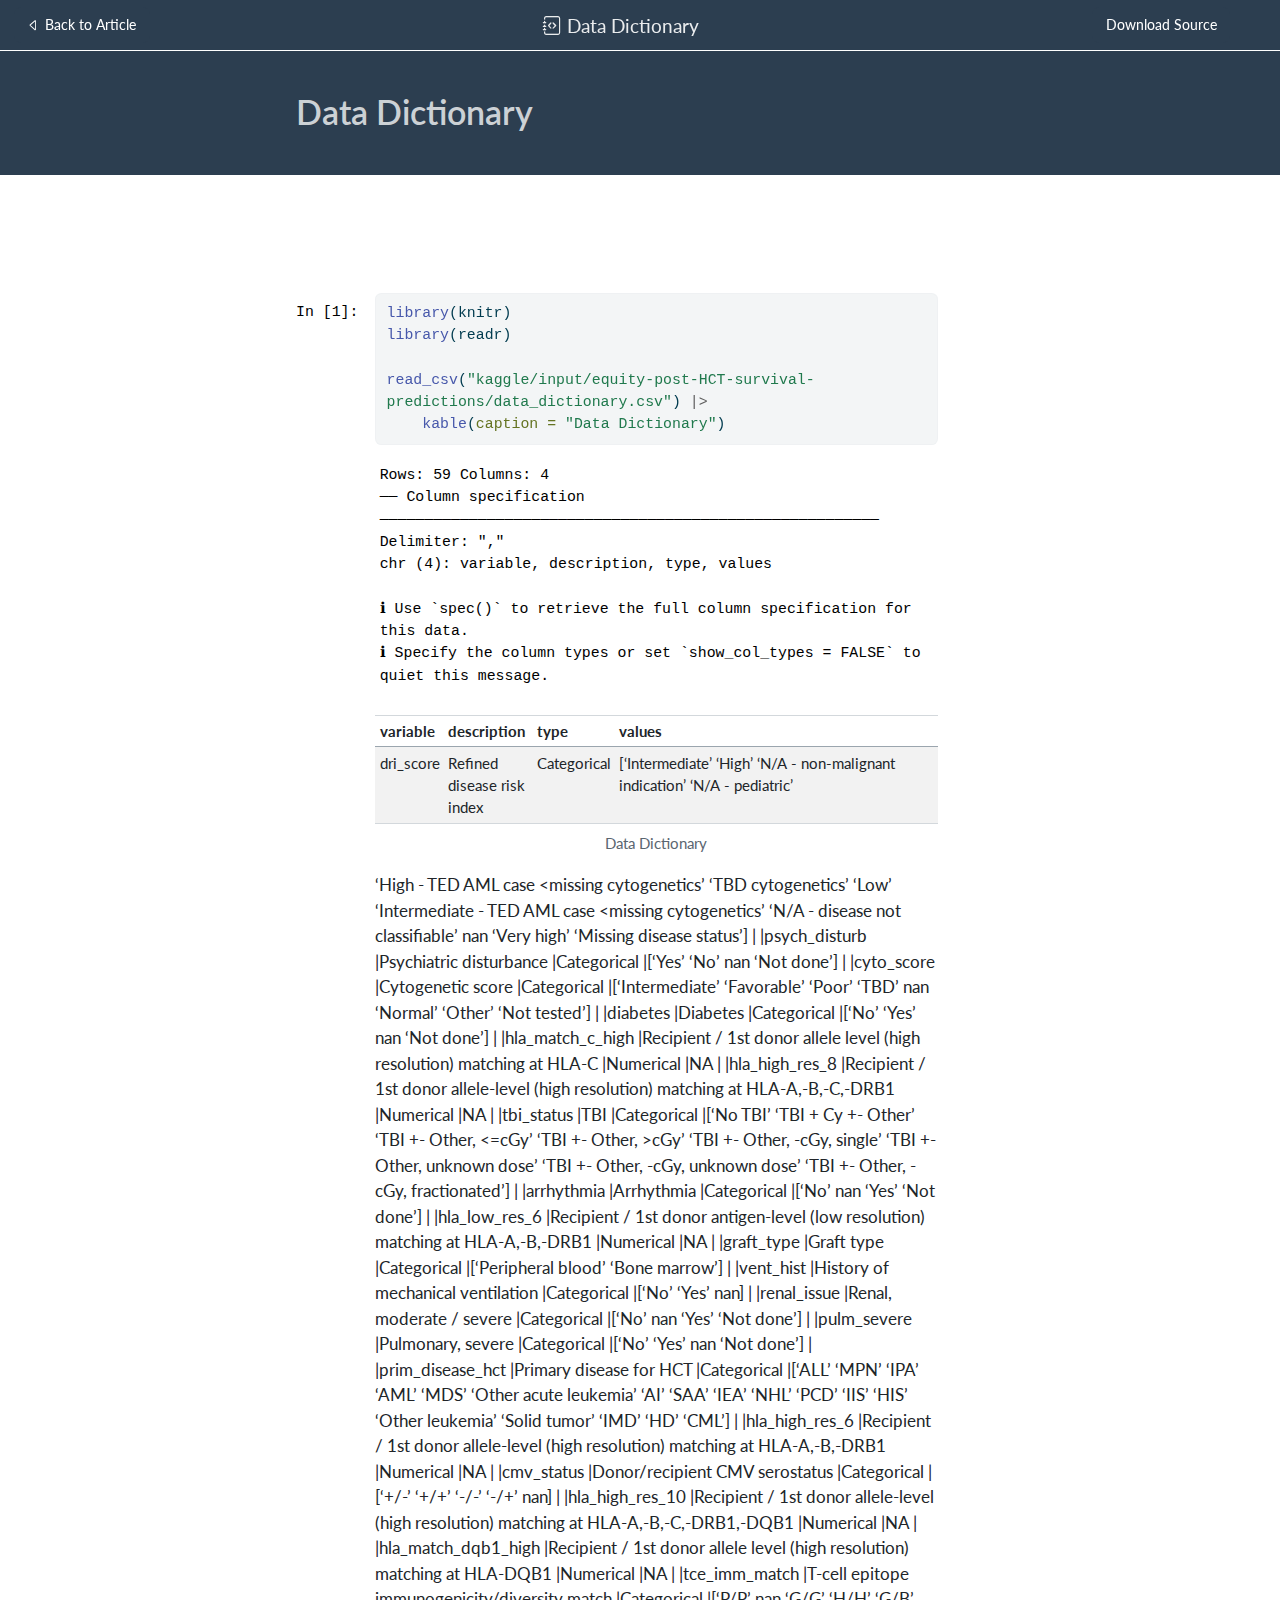
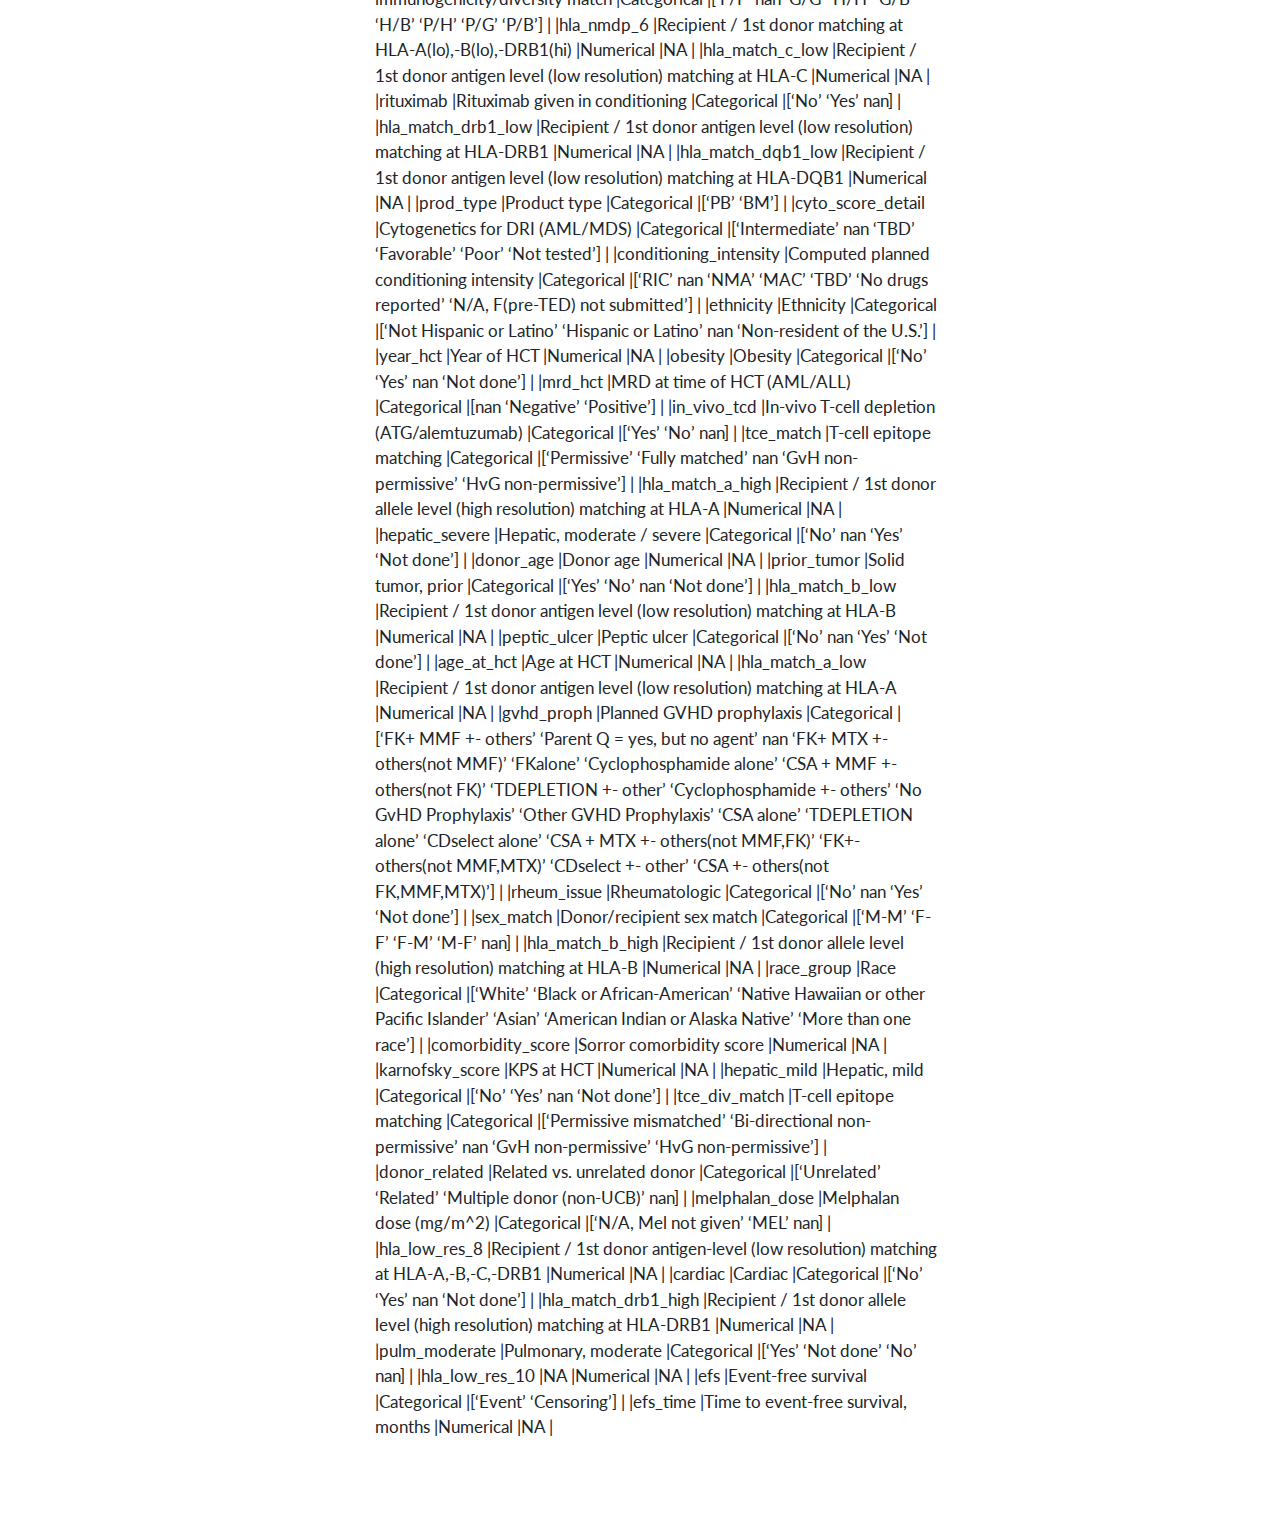
<file: docs/dictionary-preview.html>
<!DOCTYPE html>
<html xmlns="http://www.w3.org/1999/xhtml" lang="en" xml:lang="en"><head>
    <meta charset="utf-8">
    <meta name="generator" content="quarto-1.4.537">

    <meta name="viewport" content="width=device-width, initial-scale=1.0, user-scalable=yes">


    <title>Data Dictionary</title>
    <style>
      code{white-space: pre-wrap;}
      span.smallcaps{font-variant: small-caps;}
      div.columns{display: flex; gap: min(4vw, 1.5em);}
      div.column{flex: auto; overflow-x: auto;}
      div.hanging-indent{margin-left: 1.5em; text-indent: -1.5em;}
      ul.task-list{list-style: none;}
      ul.task-list li input[type="checkbox"] {
        width: 0.8em;
        margin: 0 0.8em 0.2em -1em; /* quarto-specific, see https://github.com/quarto-dev/quarto-cli/issues/4556 */ 
        vertical-align: middle;
      }
      /* CSS for syntax highlighting */
      pre > code.sourceCode { white-space: pre; position: relative; }
      pre > code.sourceCode > span { line-height: 1.25; }
      pre > code.sourceCode > span:empty { height: 1.2em; }
      .sourceCode { overflow: visible; }
      code.sourceCode > span { color: inherit; text-decoration: inherit; }
      div.sourceCode { margin: 1em 0; }
      pre.sourceCode { margin: 0; }
      @media screen {
      div.sourceCode { overflow: auto; }
      }
      @media print {
      pre > code.sourceCode { white-space: pre-wrap; }
      pre > code.sourceCode > span { text-indent: -5em; padding-left: 5em; }
      }
      pre.numberSource code
        { counter-reset: source-line 0; }
      pre.numberSource code > span
        { position: relative; left: -4em; counter-increment: source-line; }
      pre.numberSource code > span > a:first-child::before
        { content: counter(source-line);
          position: relative; left: -1em; text-align: right; vertical-align: baseline;
          border: none; display: inline-block;
          -webkit-touch-callout: none; -webkit-user-select: none;
          -khtml-user-select: none; -moz-user-select: none;
          -ms-user-select: none; user-select: none;
          padding: 0 4px; width: 4em;
        }
      pre.numberSource { margin-left: 3em;  padding-left: 4px; }
      div.sourceCode
        {   }
      @media screen {
      pre > code.sourceCode > span > a:first-child::before { text-decoration: underline; }
      }
    </style>

    <style>
      body.hypothesis-enabled #quarto-embed-header {
        padding-right: 36px;
      }

      #quarto-embed-header {
        height: 3em;
        width: 100%;
        display: flex;
        justify-content: space-between;
        align-items: center;
        border-bottom: solid 1px;
      }

      #quarto-embed-header h6 {
        font-size: 1.1em;
        padding-top: 0.6em;
        margin-left: 1em;
        margin-right: 1em;
        font-weight: 400;
      }

      #quarto-embed-header a.quarto-back-link,
      #quarto-embed-header a.quarto-download-embed {
        font-size: 0.8em;
        margin-top: 1em;
        margin-bottom: 1em;
        margin-left: 1em;
        margin-right: 1em;
      }

      .quarto-back-container {
        padding-left: 0.5em;
        display: flex;
      }

      .headroom {
          will-change: transform;
          transition: transform 200ms linear;
      }

      .headroom--pinned {
          transform: translateY(0%);
      }

      .headroom--unpinned {
          transform: translateY(-100%);
      }      
    </style>

    <script>
    window.document.addEventListener("DOMContentLoaded", function () {

      var header = window.document.querySelector("#quarto-embed-header");
      const titleBannerEl = window.document.querySelector("body > #title-block-header");
      if (titleBannerEl) {
        titleBannerEl.style.paddingTop = header.clientHeight + "px";
      }
      const contentEl = window.document.getElementById('quarto-content');
      for (const child of contentEl.children) {
        child.style.paddingTop = header.clientHeight + "px";
        child.style.marginTop = "1em";
      }

      // Use the article root if the `back` call doesn't work. This isn't perfect
      // but should typically work
      window.quartoBackToArticle = () => {
        var currentUrl = window.location.href;
        window.history.back();
        setTimeout(() => {
            // if location was not changed in 100 ms, then there is no history back
            if(currentUrl === window.location.href){              
                // redirect to site root
                window.location.href = "index.html";
            }
        }, 100);
      }

      const headroom = new window.Headroom(header, {
        tolerance: 5,
        onPin: function () {
        },
        onUnpin: function () {
        },
      });
      headroom.init();
    });
    </script>

    
<script src="site_libs/manuscript-notebook/headroom.min.js"></script>
<script src="site_libs/clipboard/clipboard.min.js"></script>
<script src="site_libs/quarto-html/quarto.js"></script>
<script src="site_libs/quarto-html/popper.min.js"></script>
<script src="site_libs/quarto-html/tippy.umd.min.js"></script>
<script src="site_libs/quarto-html/anchor.min.js"></script>
<link href="site_libs/quarto-html/tippy.css" rel="stylesheet">
<link href="site_libs/quarto-html/quarto-syntax-highlighting.css" rel="stylesheet" id="quarto-text-highlighting-styles">
<script src="site_libs/bootstrap/bootstrap.min.js"></script>
<link href="site_libs/bootstrap/bootstrap-icons.css" rel="stylesheet">
<link href="site_libs/bootstrap/bootstrap.min.css" rel="stylesheet" id="quarto-bootstrap" data-mode="light">
     <script async="" src="https://hypothes.is/embed.js"></script>
<script>
  window.document.addEventListener("DOMContentLoaded", function (_event) {
    document.body.classList.add('hypothesis-enabled');
  });
</script>  
      </head>

  <body class="quarto-notebook">
    <div id="quarto-embed-header" class="headroom fixed-top bg-primary">
      
      <a onclick="window.quartoBackToArticle(); return false;" class="btn btn-primary quarto-back-link" href=""><i class="bi bi-caret-left"></i> Back to Article</a>
      <h6><i class="bi bi-journal-code"></i> Data Dictionary</h6>

            <a href="./dictionary.qmd" class="btn btn-primary quarto-download-embed" download="dictionary.qmd">Download Source</a>
          </div>

     <header id="title-block-header" class="quarto-title-block default toc-left page-columns page-full">
  <div class="quarto-title-banner page-columns page-full">
    <div class="quarto-title column-body">
      <h1 class="title">Data Dictionary</h1>
          </div>

    
    <div class="quarto-title-meta-container">
      <div class="quarto-title-meta-column-start">
        
        <div class="quarto-title-meta">

                
          
                
              </div>
      </div>
      <div class="quarto-title-meta-column-end quarto-other-formats-target">
      </div>
    </div>



    <div class="quarto-other-links-text-target">
    </div>  </div>
</header><div id="quarto-content" class="page-columns page-rows-contents page-layout-article toc-left">
<div id="quarto-sidebar-toc-left" class="sidebar toc-left">
  
</div>
<div id="quarto-margin-sidebar" class="sidebar margin-sidebar">
</div>
<main class="content quarto-banner-title-block" id="quarto-document-content">      

     <div class="cell-container"><div class="cell-decorator"><pre>In [1]:</pre></div><div class="cell">
<div class="sourceCode cell-code" id="cb1"><pre class="sourceCode r code-with-copy"><code class="sourceCode r"><span id="cb1-1"><a href="#cb1-1" aria-hidden="true" tabindex="-1"></a><span class="fu">library</span>(knitr)</span>
<span id="cb1-2"><a href="#cb1-2" aria-hidden="true" tabindex="-1"></a><span class="fu">library</span>(readr)</span>
<span id="cb1-3"><a href="#cb1-3" aria-hidden="true" tabindex="-1"></a></span>
<span id="cb1-4"><a href="#cb1-4" aria-hidden="true" tabindex="-1"></a><span class="fu">read_csv</span>(<span class="st">"kaggle/input/equity-post-HCT-survival-predictions/data_dictionary.csv"</span>) <span class="sc">|&gt;</span></span>
<span id="cb1-5"><a href="#cb1-5" aria-hidden="true" tabindex="-1"></a>    <span class="fu">kable</span>(<span class="at">caption =</span> <span class="st">"Data Dictionary"</span>)</span></code><button title="Copy to Clipboard" class="code-copy-button"><i class="bi"></i></button></pre></div>
<div class="cell-output cell-output-stderr">
<pre><code>Rows: 59 Columns: 4
── Column specification ────────────────────────────────────────────────────────
Delimiter: ","
chr (4): variable, description, type, values

ℹ Use `spec()` to retrieve the full column specification for this data.
ℹ Specify the column types or set `show_col_types = FALSE` to quiet this message.</code></pre>
</div>
<div class="cell-output-display">
<table class="table table-sm table-striped small">
<caption>Data Dictionary</caption>
<colgroup>
<col style="width: 4%">
<col style="width: 16%">
<col style="width: 2%">
<col style="width: 76%">
</colgroup>
<thead>
<tr class="header">
<th style="text-align: left;">variable</th>
<th style="text-align: left;">description</th>
<th style="text-align: left;">type</th>
<th style="text-align: left;">values</th>
</tr>
</thead>
<tbody>
<tr class="odd">
<td style="text-align: left;">dri_score</td>
<td style="text-align: left;">Refined disease risk index</td>
<td style="text-align: left;">Categorical</td>
<td style="text-align: left;">[‘Intermediate’ ‘High’ ‘N/A - non-malignant indication’ ‘N/A - pediatric’</td>
</tr>
</tbody>
</table>
<p>‘High - TED AML case &lt;missing cytogenetics’ ‘TBD cytogenetics’ ‘Low’ ‘Intermediate - TED AML case &lt;missing cytogenetics’ ‘N/A - disease not classifiable’ nan ‘Very high’ ‘Missing disease status’] | |psych_disturb |Psychiatric disturbance |Categorical |[‘Yes’ ‘No’ nan ‘Not done’] | |cyto_score |Cytogenetic score |Categorical |[‘Intermediate’ ‘Favorable’ ‘Poor’ ‘TBD’ nan ‘Normal’ ‘Other’ ‘Not tested’] | |diabetes |Diabetes |Categorical |[‘No’ ‘Yes’ nan ‘Not done’] | |hla_match_c_high |Recipient / 1st donor allele level (high resolution) matching at HLA-C |Numerical |NA | |hla_high_res_8 |Recipient / 1st donor allele-level (high resolution) matching at HLA-A,-B,-C,-DRB1 |Numerical |NA | |tbi_status |TBI |Categorical |[‘No TBI’ ‘TBI + Cy +- Other’ ‘TBI +- Other, &lt;=cGy’ ‘TBI +- Other, &gt;cGy’ ‘TBI +- Other, -cGy, single’ ‘TBI +- Other, unknown dose’ ‘TBI +- Other, -cGy, unknown dose’ ‘TBI +- Other, -cGy, fractionated’] | |arrhythmia |Arrhythmia |Categorical |[‘No’ nan ‘Yes’ ‘Not done’] | |hla_low_res_6 |Recipient / 1st donor antigen-level (low resolution) matching at HLA-A,-B,-DRB1 |Numerical |NA | |graft_type |Graft type |Categorical |[‘Peripheral blood’ ‘Bone marrow’] | |vent_hist |History of mechanical ventilation |Categorical |[‘No’ ‘Yes’ nan] | |renal_issue |Renal, moderate / severe |Categorical |[‘No’ nan ‘Yes’ ‘Not done’] | |pulm_severe |Pulmonary, severe |Categorical |[‘No’ ‘Yes’ nan ‘Not done’] | |prim_disease_hct |Primary disease for HCT |Categorical |[‘ALL’ ‘MPN’ ‘IPA’ ‘AML’ ‘MDS’ ‘Other acute leukemia’ ‘AI’ ‘SAA’ ‘IEA’ ‘NHL’ ‘PCD’ ‘IIS’ ‘HIS’ ‘Other leukemia’ ‘Solid tumor’ ‘IMD’ ‘HD’ ‘CML’] | |hla_high_res_6 |Recipient / 1st donor allele-level (high resolution) matching at HLA-A,-B,-DRB1 |Numerical |NA | |cmv_status |Donor/recipient CMV serostatus |Categorical |[‘+/-’ ‘+/+’ ‘-/-’ ‘-/+’ nan] | |hla_high_res_10 |Recipient / 1st donor allele-level (high resolution) matching at HLA-A,-B,-C,-DRB1,-DQB1 |Numerical |NA | |hla_match_dqb1_high |Recipient / 1st donor allele level (high resolution) matching at HLA-DQB1 |Numerical |NA | |tce_imm_match |T-cell epitope immunogenicity/diversity match |Categorical |[‘P/P’ nan ‘G/G’ ‘H/H’ ‘G/B’ ‘H/B’ ‘P/H’ ‘P/G’ ‘P/B’] | |hla_nmdp_6 |Recipient / 1st donor matching at HLA-A(lo),-B(lo),-DRB1(hi) |Numerical |NA | |hla_match_c_low |Recipient / 1st donor antigen level (low resolution) matching at HLA-C |Numerical |NA | |rituximab |Rituximab given in conditioning |Categorical |[‘No’ ‘Yes’ nan] | |hla_match_drb1_low |Recipient / 1st donor antigen level (low resolution) matching at HLA-DRB1 |Numerical |NA | |hla_match_dqb1_low |Recipient / 1st donor antigen level (low resolution) matching at HLA-DQB1 |Numerical |NA | |prod_type |Product type |Categorical |[‘PB’ ‘BM’] | |cyto_score_detail |Cytogenetics for DRI (AML/MDS) |Categorical |[‘Intermediate’ nan ‘TBD’ ‘Favorable’ ‘Poor’ ‘Not tested’] | |conditioning_intensity |Computed planned conditioning intensity |Categorical |[‘RIC’ nan ‘NMA’ ‘MAC’ ‘TBD’ ‘No drugs reported’ ‘N/A, F(pre-TED) not submitted’] | |ethnicity |Ethnicity |Categorical |[‘Not Hispanic or Latino’ ‘Hispanic or Latino’ nan ‘Non-resident of the U.S.’] | |year_hct |Year of HCT |Numerical |NA | |obesity |Obesity |Categorical |[‘No’ ‘Yes’ nan ‘Not done’] | |mrd_hct |MRD at time of HCT (AML/ALL) |Categorical |[nan ‘Negative’ ‘Positive’] | |in_vivo_tcd |In-vivo T-cell depletion (ATG/alemtuzumab) |Categorical |[‘Yes’ ‘No’ nan] | |tce_match |T-cell epitope matching |Categorical |[‘Permissive’ ‘Fully matched’ nan ‘GvH non-permissive’ ‘HvG non-permissive’] | |hla_match_a_high |Recipient / 1st donor allele level (high resolution) matching at HLA-A |Numerical |NA | |hepatic_severe |Hepatic, moderate / severe |Categorical |[‘No’ nan ‘Yes’ ‘Not done’] | |donor_age |Donor age |Numerical |NA | |prior_tumor |Solid tumor, prior |Categorical |[‘Yes’ ‘No’ nan ‘Not done’] | |hla_match_b_low |Recipient / 1st donor antigen level (low resolution) matching at HLA-B |Numerical |NA | |peptic_ulcer |Peptic ulcer |Categorical |[‘No’ nan ‘Yes’ ‘Not done’] | |age_at_hct |Age at HCT |Numerical |NA | |hla_match_a_low |Recipient / 1st donor antigen level (low resolution) matching at HLA-A |Numerical |NA | |gvhd_proph |Planned GVHD prophylaxis |Categorical |[‘FK+ MMF +- others’ ‘Parent Q = yes, but no agent’ nan ‘FK+ MTX +- others(not MMF)’ ‘FKalone’ ‘Cyclophosphamide alone’ ‘CSA + MMF +- others(not FK)’ ‘TDEPLETION +- other’ ‘Cyclophosphamide +- others’ ‘No GvHD Prophylaxis’ ‘Other GVHD Prophylaxis’ ‘CSA alone’ ‘TDEPLETION alone’ ‘CDselect alone’ ‘CSA + MTX +- others(not MMF,FK)’ ‘FK+- others(not MMF,MTX)’ ‘CDselect +- other’ ‘CSA +- others(not FK,MMF,MTX)’] | |rheum_issue |Rheumatologic |Categorical |[‘No’ nan ‘Yes’ ‘Not done’] | |sex_match |Donor/recipient sex match |Categorical |[‘M-M’ ‘F-F’ ‘F-M’ ‘M-F’ nan] | |hla_match_b_high |Recipient / 1st donor allele level (high resolution) matching at HLA-B |Numerical |NA | |race_group |Race |Categorical |[‘White’ ‘Black or African-American’ ‘Native Hawaiian or other Pacific Islander’ ‘Asian’ ‘American Indian or Alaska Native’ ‘More than one race’] | |comorbidity_score |Sorror comorbidity score |Numerical |NA | |karnofsky_score |KPS at HCT |Numerical |NA | |hepatic_mild |Hepatic, mild |Categorical |[‘No’ ‘Yes’ nan ‘Not done’] | |tce_div_match |T-cell epitope matching |Categorical |[‘Permissive mismatched’ ‘Bi-directional non-permissive’ nan ‘GvH non-permissive’ ‘HvG non-permissive’] | |donor_related |Related vs.&nbsp;unrelated donor |Categorical |[‘Unrelated’ ‘Related’ ‘Multiple donor (non-UCB)’ nan] | |melphalan_dose |Melphalan dose (mg/m^2) |Categorical |[‘N/A, Mel not given’ ‘MEL’ nan] | |hla_low_res_8 |Recipient / 1st donor antigen-level (low resolution) matching at HLA-A,-B,-C,-DRB1 |Numerical |NA | |cardiac |Cardiac |Categorical |[‘No’ ‘Yes’ nan ‘Not done’] | |hla_match_drb1_high |Recipient / 1st donor allele level (high resolution) matching at HLA-DRB1 |Numerical |NA | |pulm_moderate |Pulmonary, moderate |Categorical |[‘Yes’ ‘Not done’ ‘No’ nan] | |hla_low_res_10 |NA |Numerical |NA | |efs |Event-free survival |Categorical |[‘Event’ ‘Censoring’] | |efs_time |Time to event-free survival, months |Numerical |NA |</p>
</div>
</div></div>
     </main>
<!-- /main column -->  <script id="quarto-html-after-body" type="application/javascript">
window.document.addEventListener("DOMContentLoaded", function (event) {
  const toggleBodyColorMode = (bsSheetEl) => {
    const mode = bsSheetEl.getAttribute("data-mode");
    const bodyEl = window.document.querySelector("body");
    if (mode === "dark") {
      bodyEl.classList.add("quarto-dark");
      bodyEl.classList.remove("quarto-light");
    } else {
      bodyEl.classList.add("quarto-light");
      bodyEl.classList.remove("quarto-dark");
    }
  }
  const toggleBodyColorPrimary = () => {
    const bsSheetEl = window.document.querySelector("link#quarto-bootstrap");
    if (bsSheetEl) {
      toggleBodyColorMode(bsSheetEl);
    }
  }
  toggleBodyColorPrimary();  
  const icon = "";
  const anchorJS = new window.AnchorJS();
  anchorJS.options = {
    placement: 'right',
    icon: icon
  };
  anchorJS.add('.anchored');
  const isCodeAnnotation = (el) => {
    for (const clz of el.classList) {
      if (clz.startsWith('code-annotation-')) {                     
        return true;
      }
    }
    return false;
  }
  const clipboard = new window.ClipboardJS('.code-copy-button', {
    text: function(trigger) {
      const codeEl = trigger.previousElementSibling.cloneNode(true);
      for (const childEl of codeEl.children) {
        if (isCodeAnnotation(childEl)) {
          childEl.remove();
        }
      }
      return codeEl.innerText;
    }
  });
  clipboard.on('success', function(e) {
    // button target
    const button = e.trigger;
    // don't keep focus
    button.blur();
    // flash "checked"
    button.classList.add('code-copy-button-checked');
    var currentTitle = button.getAttribute("title");
    button.setAttribute("title", "Copied!");
    let tooltip;
    if (window.bootstrap) {
      button.setAttribute("data-bs-toggle", "tooltip");
      button.setAttribute("data-bs-placement", "left");
      button.setAttribute("data-bs-title", "Copied!");
      tooltip = new bootstrap.Tooltip(button, 
        { trigger: "manual", 
          customClass: "code-copy-button-tooltip",
          offset: [0, -8]});
      tooltip.show();    
    }
    setTimeout(function() {
      if (tooltip) {
        tooltip.hide();
        button.removeAttribute("data-bs-title");
        button.removeAttribute("data-bs-toggle");
        button.removeAttribute("data-bs-placement");
      }
      button.setAttribute("title", currentTitle);
      button.classList.remove('code-copy-button-checked');
    }, 1000);
    // clear code selection
    e.clearSelection();
  });
  function tippyHover(el, contentFn, onTriggerFn, onUntriggerFn) {
    const config = {
      allowHTML: true,
      maxWidth: 500,
      delay: 100,
      arrow: false,
      appendTo: function(el) {
          return el.parentElement;
      },
      interactive: true,
      interactiveBorder: 10,
      theme: 'quarto',
      placement: 'bottom-start',
    };
    if (contentFn) {
      config.content = contentFn;
    }
    if (onTriggerFn) {
      config.onTrigger = onTriggerFn;
    }
    if (onUntriggerFn) {
      config.onUntrigger = onUntriggerFn;
    }
    window.tippy(el, config); 
  }
  const noterefs = window.document.querySelectorAll('a[role="doc-noteref"]');
  for (var i=0; i<noterefs.length; i++) {
    const ref = noterefs[i];
    tippyHover(ref, function() {
      // use id or data attribute instead here
      let href = ref.getAttribute('data-footnote-href') || ref.getAttribute('href');
      try { href = new URL(href).hash; } catch {}
      const id = href.replace(/^#\/?/, "");
      const note = window.document.getElementById(id);
      return note.innerHTML;
    });
  }
  const xrefs = window.document.querySelectorAll('a.quarto-xref');
  const processXRef = (id, note) => {
    // Strip column container classes
    const stripColumnClz = (el) => {
      el.classList.remove("page-full", "page-columns");
      if (el.children) {
        for (const child of el.children) {
          stripColumnClz(child);
        }
      }
    }
    stripColumnClz(note)
    if (id === null || id.startsWith('sec-')) {
      // Special case sections, only their first couple elements
      const container = document.createElement("div");
      if (note.children && note.children.length > 2) {
        container.appendChild(note.children[0].cloneNode(true));
        for (let i = 1; i < note.children.length; i++) {
          const child = note.children[i];
          if (child.tagName === "P" && child.innerText === "") {
            continue;
          } else {
            container.appendChild(child.cloneNode(true));
            break;
          }
        }
        if (window.Quarto?.typesetMath) {
          window.Quarto.typesetMath(container);
        }
        return container.innerHTML
      } else {
        if (window.Quarto?.typesetMath) {
          window.Quarto.typesetMath(note);
        }
        return note.innerHTML;
      }
    } else {
      // Remove any anchor links if they are present
      const anchorLink = note.querySelector('a.anchorjs-link');
      if (anchorLink) {
        anchorLink.remove();
      }
      if (window.Quarto?.typesetMath) {
        window.Quarto.typesetMath(note);
      }
      return note.innerHTML;
    }
  }
  for (var i=0; i<xrefs.length; i++) {
    const xref = xrefs[i];
    tippyHover(xref, undefined, function(instance) {
      instance.disable();
      let url = xref.getAttribute('href');
      let hash = undefined; 
      if (url.startsWith('#')) {
        hash = url;
      } else {
        try { hash = new URL(url).hash; } catch {}
      }
      if (hash) {
        const id = hash.replace(/^#\/?/, "");
        const note = window.document.getElementById(id);
        if (note !== null) {
          try {
            const html = processXRef(id, note.cloneNode(true));
            instance.setContent(html);
          } finally {
            instance.enable();
            instance.show();
          }
        } else {
          // See if we can fetch this
          fetch(url.split('#')[0])
          .then(res => res.text())
          .then(html => {
            const parser = new DOMParser();
            const htmlDoc = parser.parseFromString(html, "text/html");
            const note = htmlDoc.getElementById(id);
            if (note !== null) {
              const html = processXRef(id, note);
              instance.setContent(html);
            } 
          }).finally(() => {
            instance.enable();
            instance.show();
          });
        }
      } else {
        // See if we can fetch a full url (with no hash to target)
        // This is a special case and we should probably do some content thinning / targeting
        fetch(url)
        .then(res => res.text())
        .then(html => {
          const parser = new DOMParser();
          const htmlDoc = parser.parseFromString(html, "text/html");
          const note = htmlDoc.querySelector('main.content');
          if (note !== null) {
            // This should only happen for chapter cross references
            // (since there is no id in the URL)
            // remove the first header
            if (note.children.length > 0 && note.children[0].tagName === "HEADER") {
              note.children[0].remove();
            }
            const html = processXRef(null, note);
            instance.setContent(html);
          } 
        }).finally(() => {
          instance.enable();
          instance.show();
        });
      }
    }, function(instance) {
    });
  }
      let selectedAnnoteEl;
      const selectorForAnnotation = ( cell, annotation) => {
        let cellAttr = 'data-code-cell="' + cell + '"';
        let lineAttr = 'data-code-annotation="' +  annotation + '"';
        const selector = 'span[' + cellAttr + '][' + lineAttr + ']';
        return selector;
      }
      const selectCodeLines = (annoteEl) => {
        const doc = window.document;
        const targetCell = annoteEl.getAttribute("data-target-cell");
        const targetAnnotation = annoteEl.getAttribute("data-target-annotation");
        const annoteSpan = window.document.querySelector(selectorForAnnotation(targetCell, targetAnnotation));
        const lines = annoteSpan.getAttribute("data-code-lines").split(",");
        const lineIds = lines.map((line) => {
          return targetCell + "-" + line;
        })
        let top = null;
        let height = null;
        let parent = null;
        if (lineIds.length > 0) {
            //compute the position of the single el (top and bottom and make a div)
            const el = window.document.getElementById(lineIds[0]);
            top = el.offsetTop;
            height = el.offsetHeight;
            parent = el.parentElement.parentElement;
          if (lineIds.length > 1) {
            const lastEl = window.document.getElementById(lineIds[lineIds.length - 1]);
            const bottom = lastEl.offsetTop + lastEl.offsetHeight;
            height = bottom - top;
          }
          if (top !== null && height !== null && parent !== null) {
            // cook up a div (if necessary) and position it 
            let div = window.document.getElementById("code-annotation-line-highlight");
            if (div === null) {
              div = window.document.createElement("div");
              div.setAttribute("id", "code-annotation-line-highlight");
              div.style.position = 'absolute';
              parent.appendChild(div);
            }
            div.style.top = top - 2 + "px";
            div.style.height = height + 4 + "px";
            div.style.left = 0;
            let gutterDiv = window.document.getElementById("code-annotation-line-highlight-gutter");
            if (gutterDiv === null) {
              gutterDiv = window.document.createElement("div");
              gutterDiv.setAttribute("id", "code-annotation-line-highlight-gutter");
              gutterDiv.style.position = 'absolute';
              const codeCell = window.document.getElementById(targetCell);
              const gutter = codeCell.querySelector('.code-annotation-gutter');
              gutter.appendChild(gutterDiv);
            }
            gutterDiv.style.top = top - 2 + "px";
            gutterDiv.style.height = height + 4 + "px";
          }
          selectedAnnoteEl = annoteEl;
        }
      };
      const unselectCodeLines = () => {
        const elementsIds = ["code-annotation-line-highlight", "code-annotation-line-highlight-gutter"];
        elementsIds.forEach((elId) => {
          const div = window.document.getElementById(elId);
          if (div) {
            div.remove();
          }
        });
        selectedAnnoteEl = undefined;
      };
        // Handle positioning of the toggle
    window.addEventListener(
      "resize",
      throttle(() => {
        elRect = undefined;
        if (selectedAnnoteEl) {
          selectCodeLines(selectedAnnoteEl);
        }
      }, 10)
    );
    function throttle(fn, ms) {
    let throttle = false;
    let timer;
      return (...args) => {
        if(!throttle) { // first call gets through
            fn.apply(this, args);
            throttle = true;
        } else { // all the others get throttled
            if(timer) clearTimeout(timer); // cancel #2
            timer = setTimeout(() => {
              fn.apply(this, args);
              timer = throttle = false;
            }, ms);
        }
      };
    }
      // Attach click handler to the DT
      const annoteDls = window.document.querySelectorAll('dt[data-target-cell]');
      for (const annoteDlNode of annoteDls) {
        annoteDlNode.addEventListener('click', (event) => {
          const clickedEl = event.target;
          if (clickedEl !== selectedAnnoteEl) {
            unselectCodeLines();
            const activeEl = window.document.querySelector('dt[data-target-cell].code-annotation-active');
            if (activeEl) {
              activeEl.classList.remove('code-annotation-active');
            }
            selectCodeLines(clickedEl);
            clickedEl.classList.add('code-annotation-active');
          } else {
            // Unselect the line
            unselectCodeLines();
            clickedEl.classList.remove('code-annotation-active');
          }
        });
      }
  const findCites = (el) => {
    const parentEl = el.parentElement;
    if (parentEl) {
      const cites = parentEl.dataset.cites;
      if (cites) {
        return {
          el,
          cites: cites.split(' ')
        };
      } else {
        return findCites(el.parentElement)
      }
    } else {
      return undefined;
    }
  };
  var bibliorefs = window.document.querySelectorAll('a[role="doc-biblioref"]');
  for (var i=0; i<bibliorefs.length; i++) {
    const ref = bibliorefs[i];
    const citeInfo = findCites(ref);
    if (citeInfo) {
      tippyHover(citeInfo.el, function() {
        var popup = window.document.createElement('div');
        citeInfo.cites.forEach(function(cite) {
          var citeDiv = window.document.createElement('div');
          citeDiv.classList.add('hanging-indent');
          citeDiv.classList.add('csl-entry');
          var biblioDiv = window.document.getElementById('ref-' + cite);
          if (biblioDiv) {
            citeDiv.innerHTML = biblioDiv.innerHTML;
          }
          popup.appendChild(citeDiv);
        });
        return popup.innerHTML;
      });
    }
  }
});
</script>  </div> <!-- /content --> 
  
</body></html>
</file>
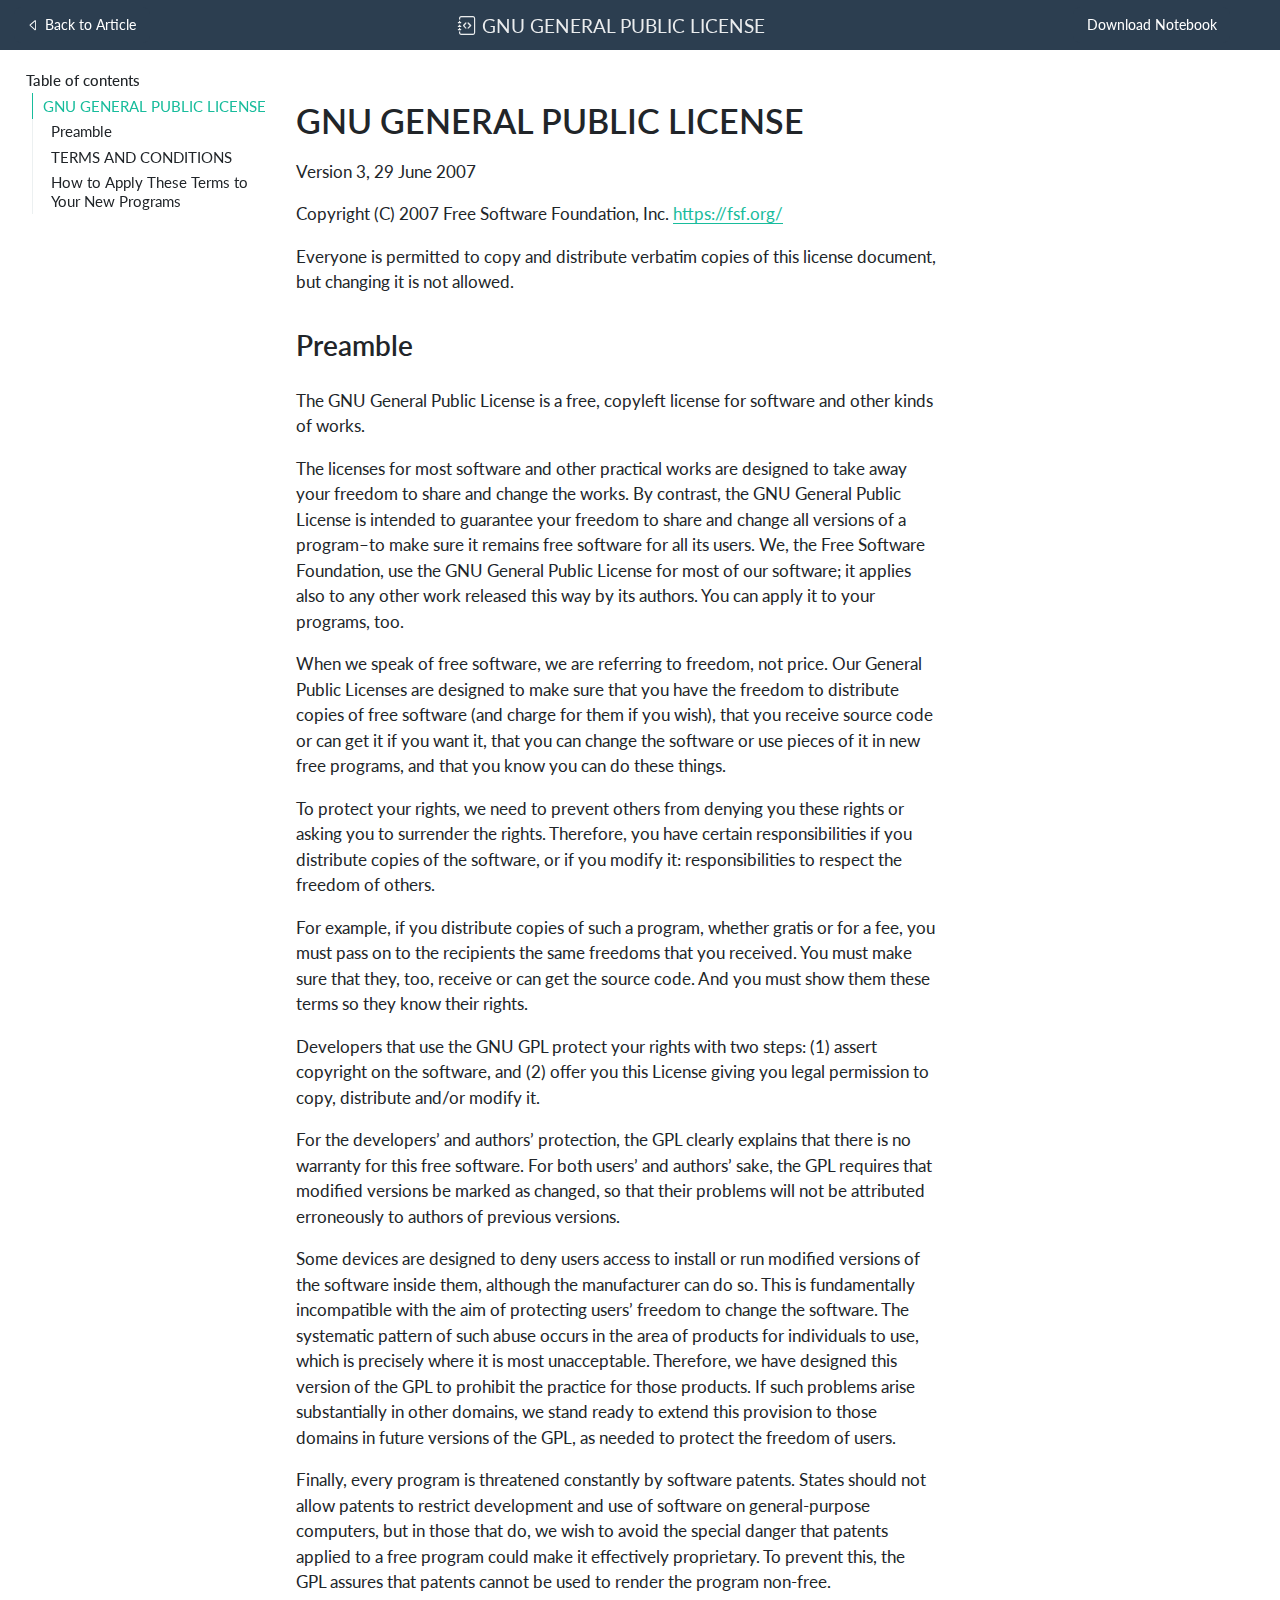
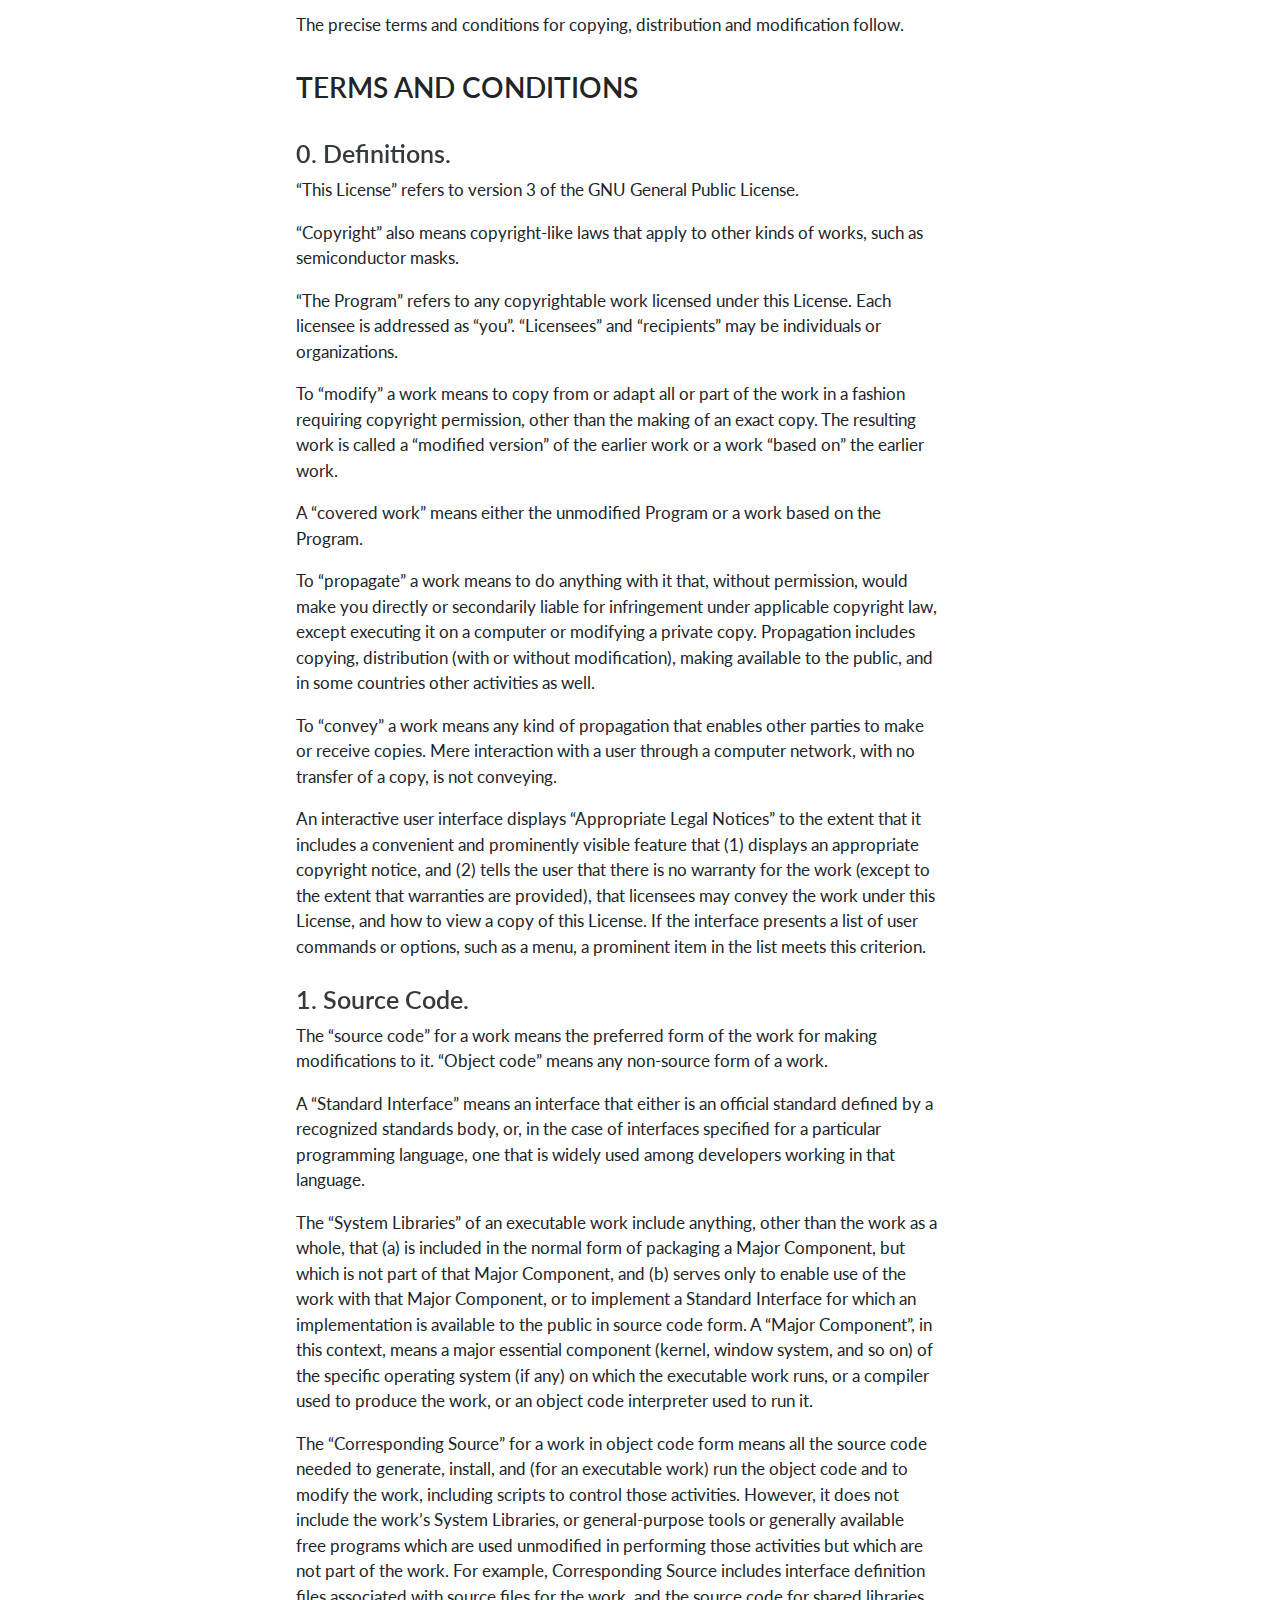
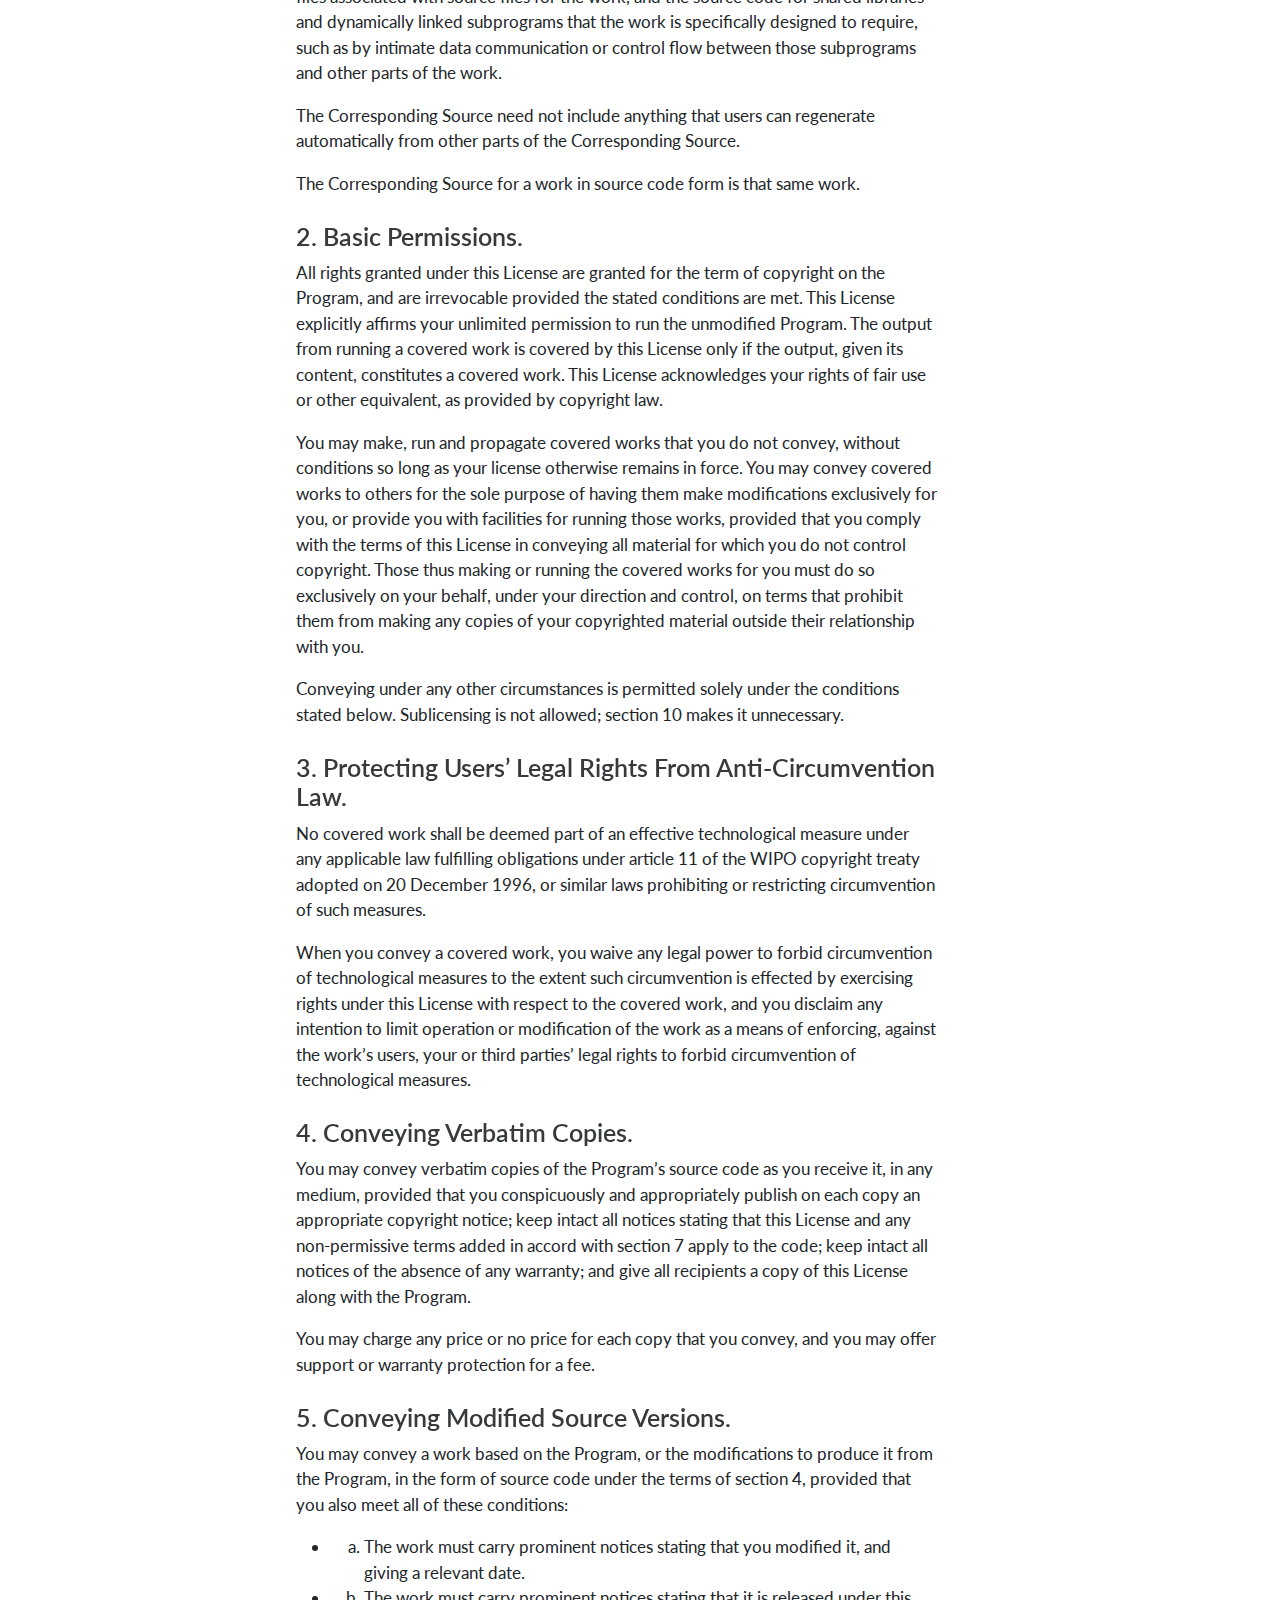
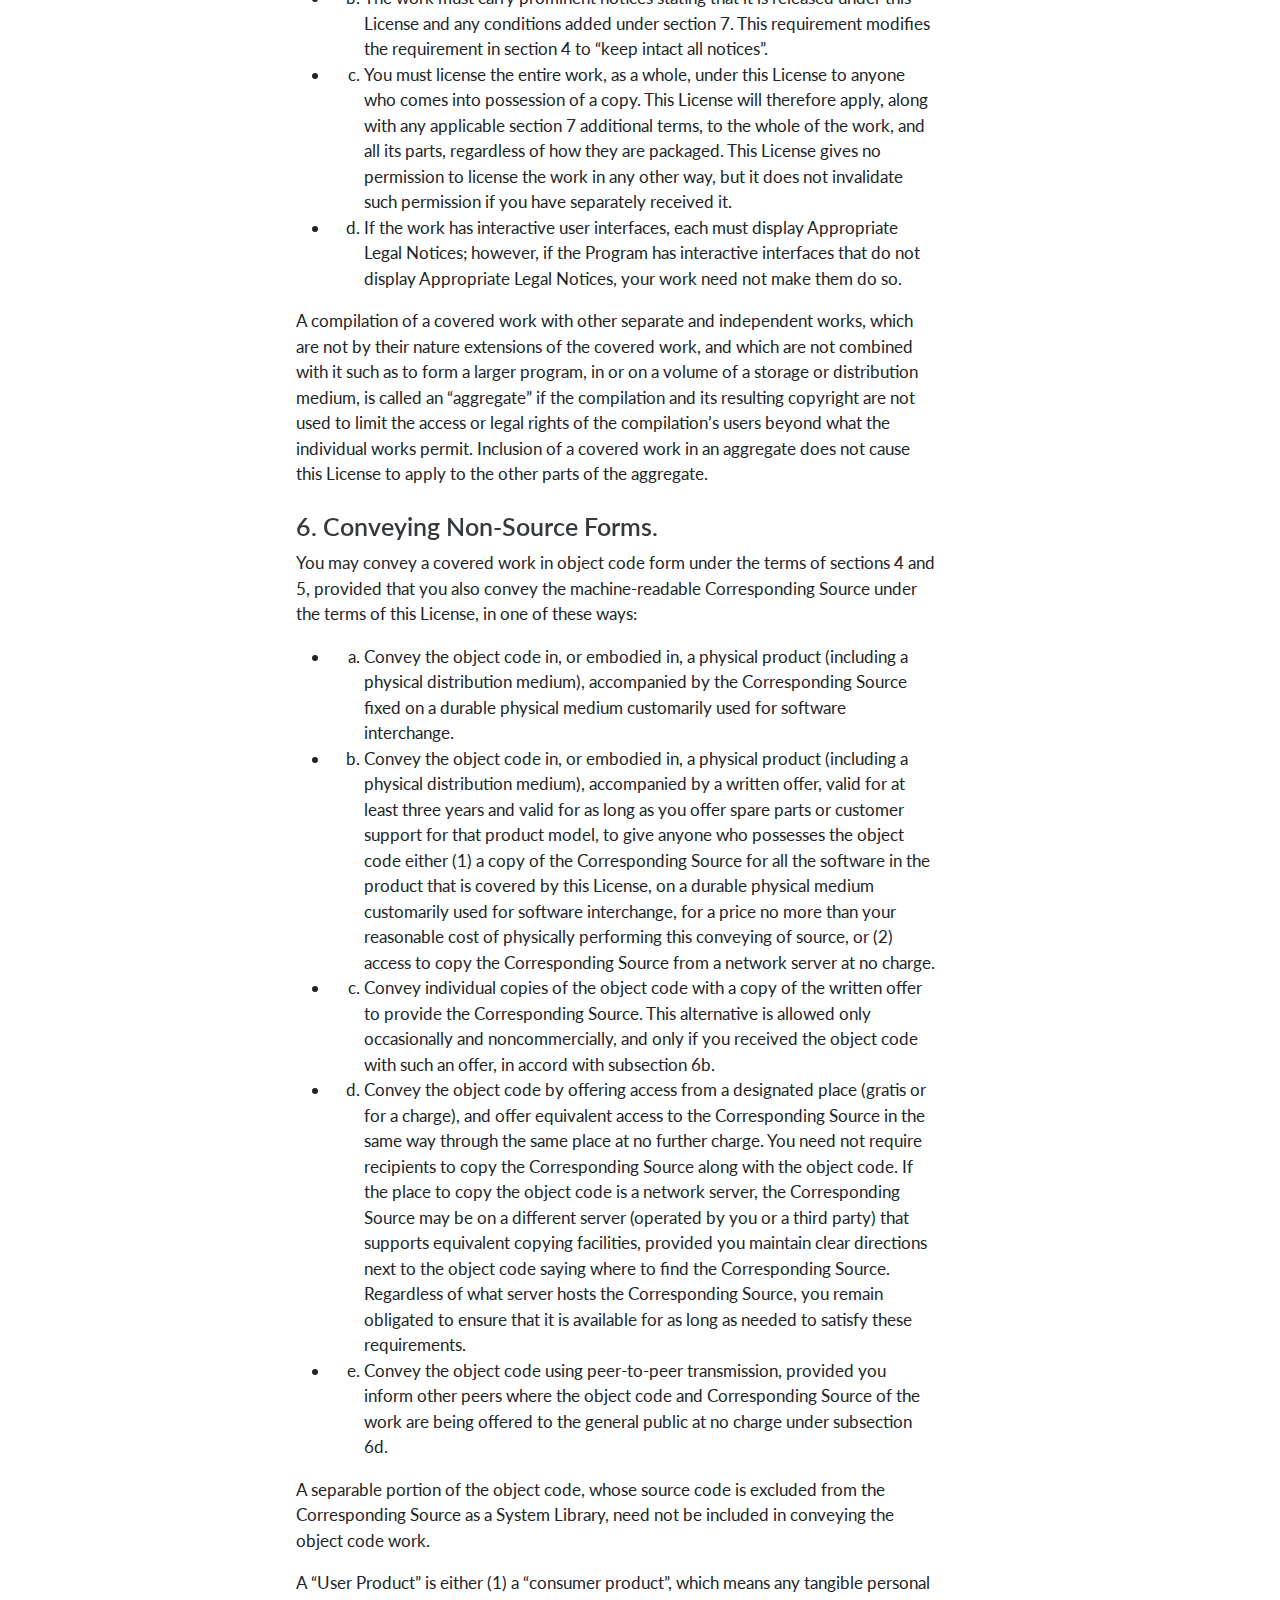
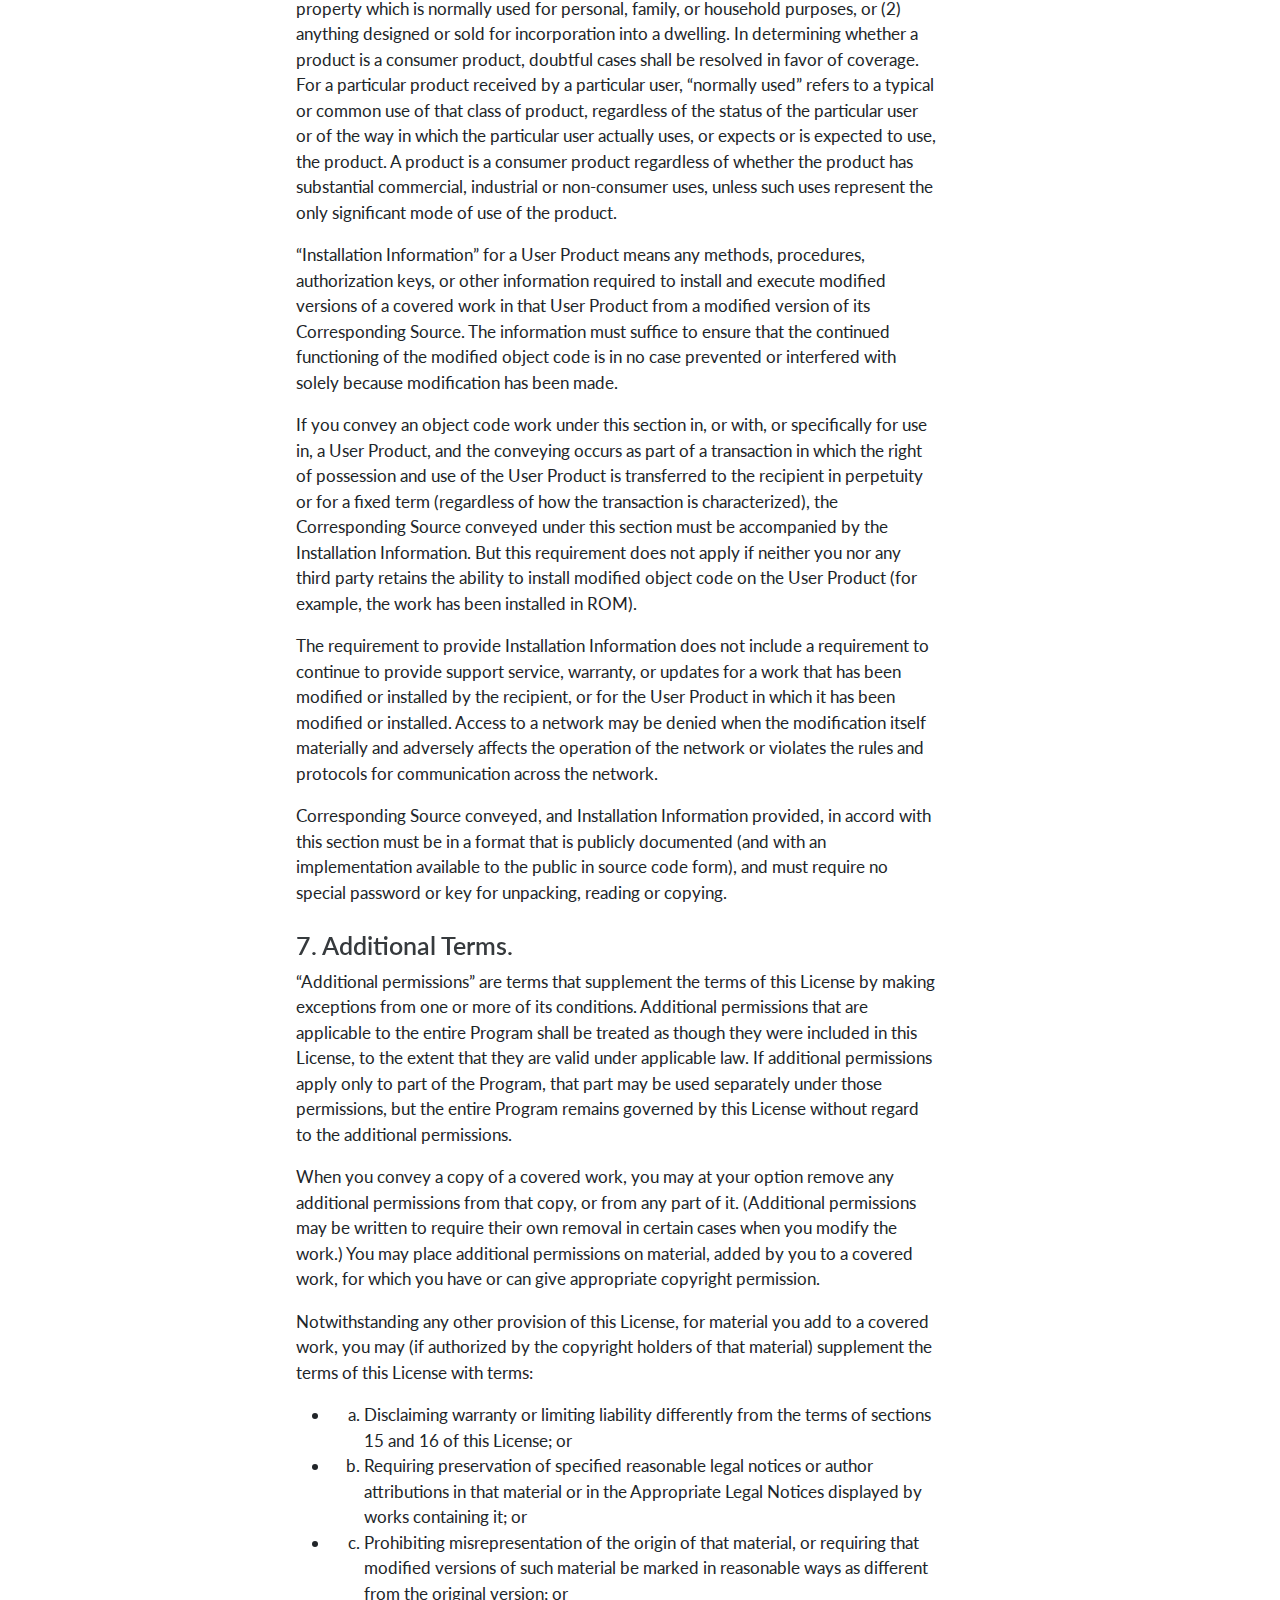
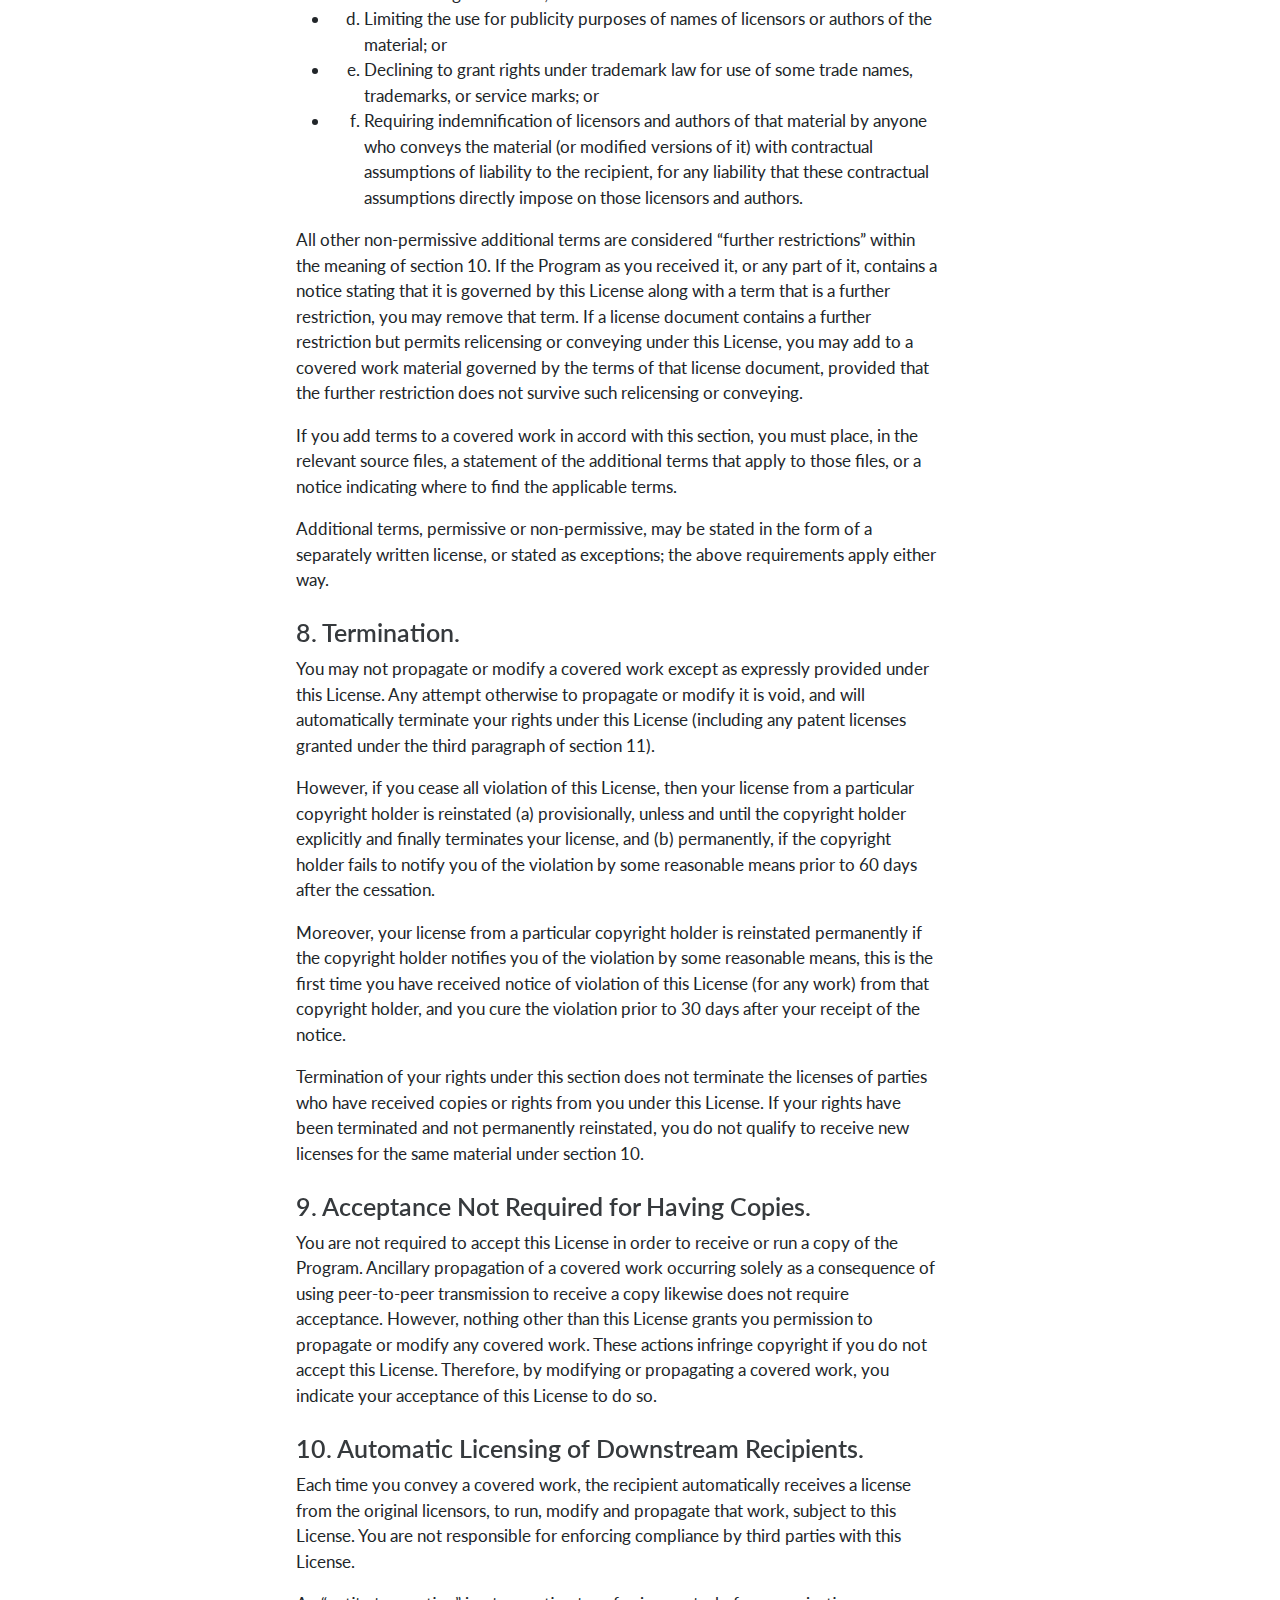
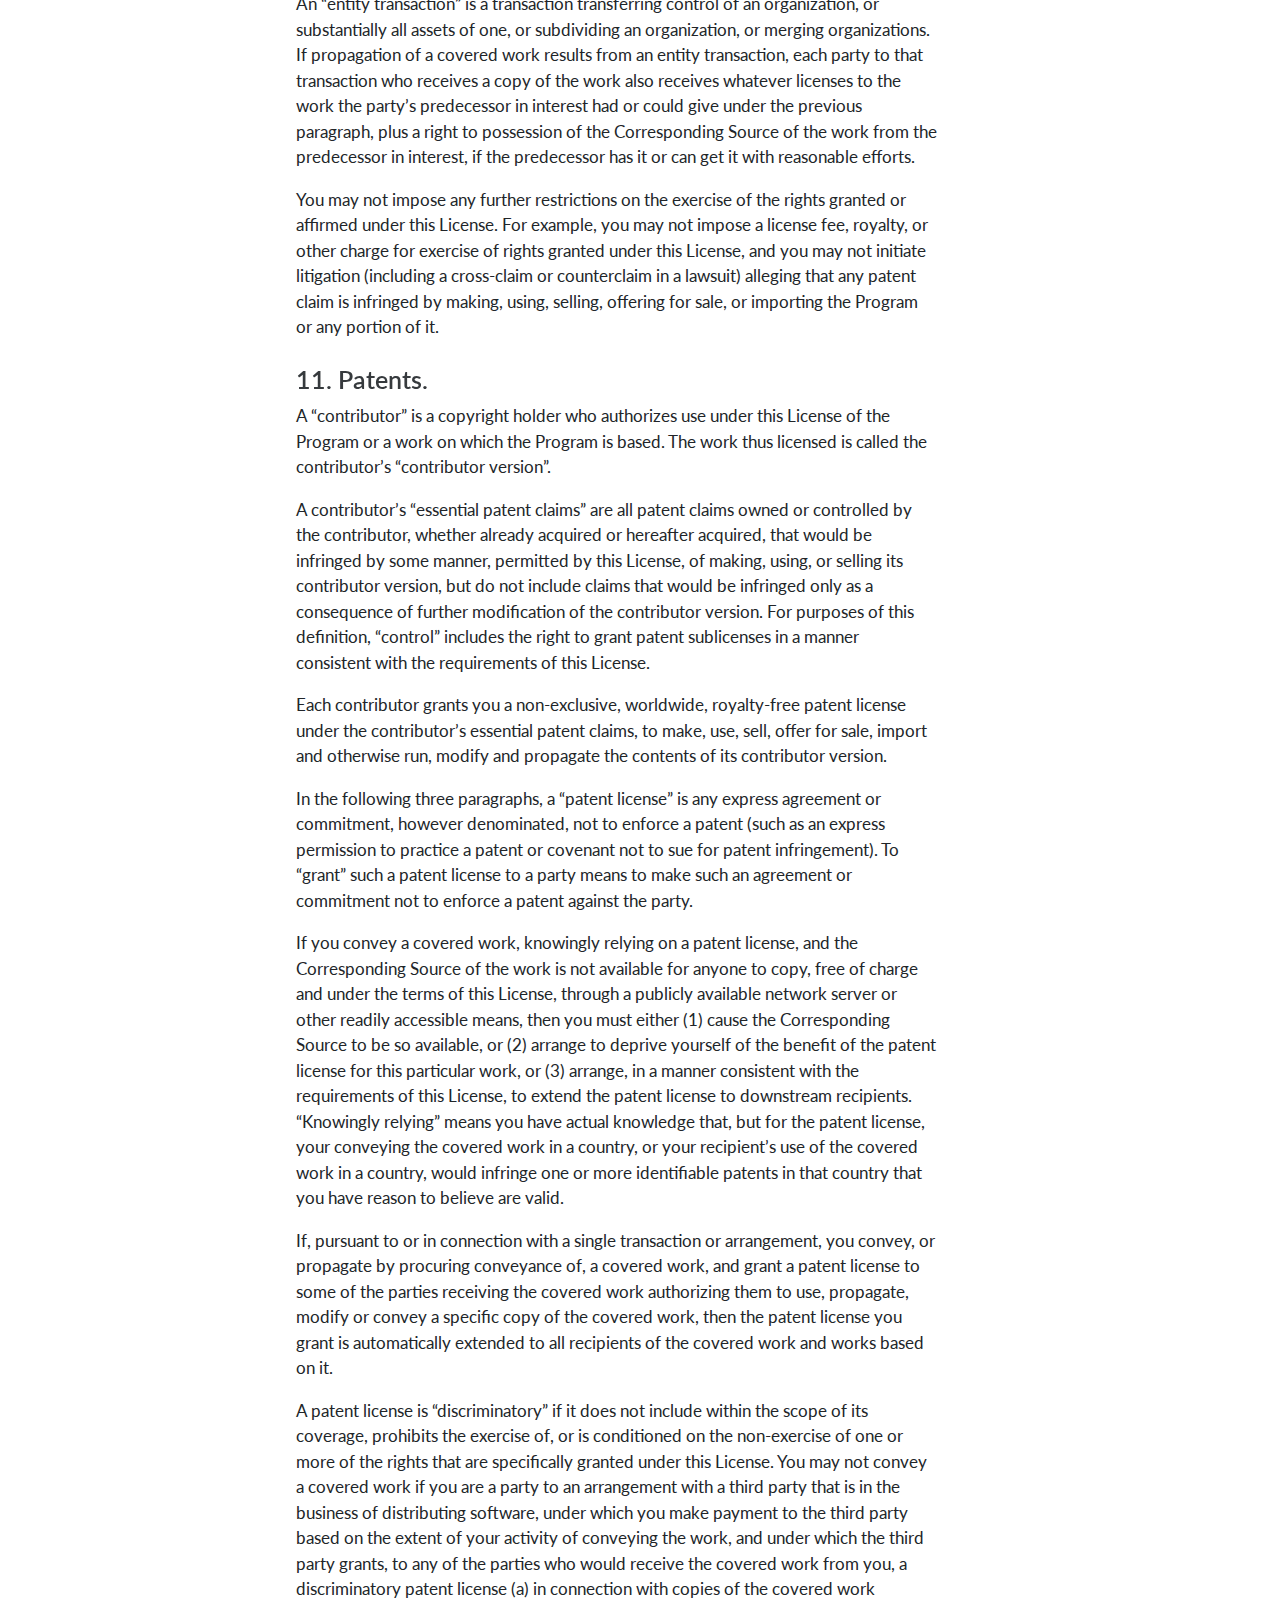
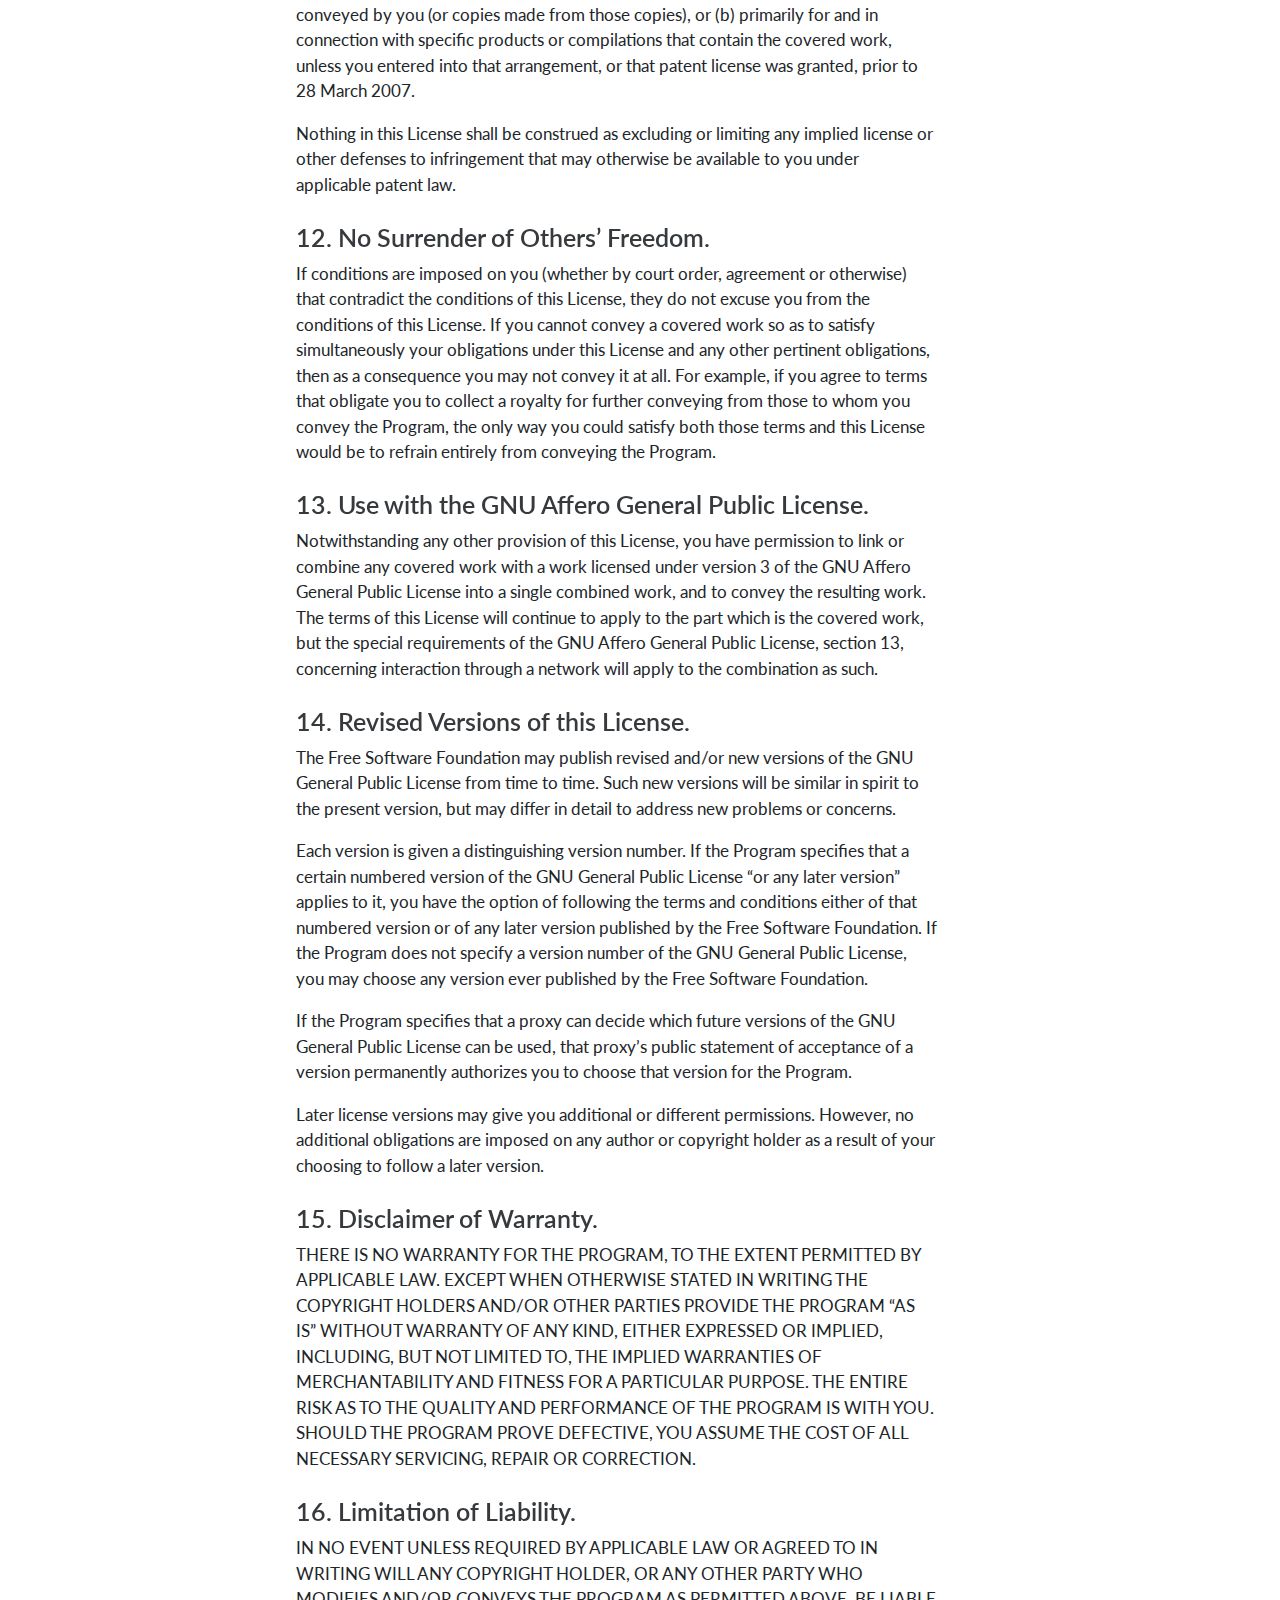
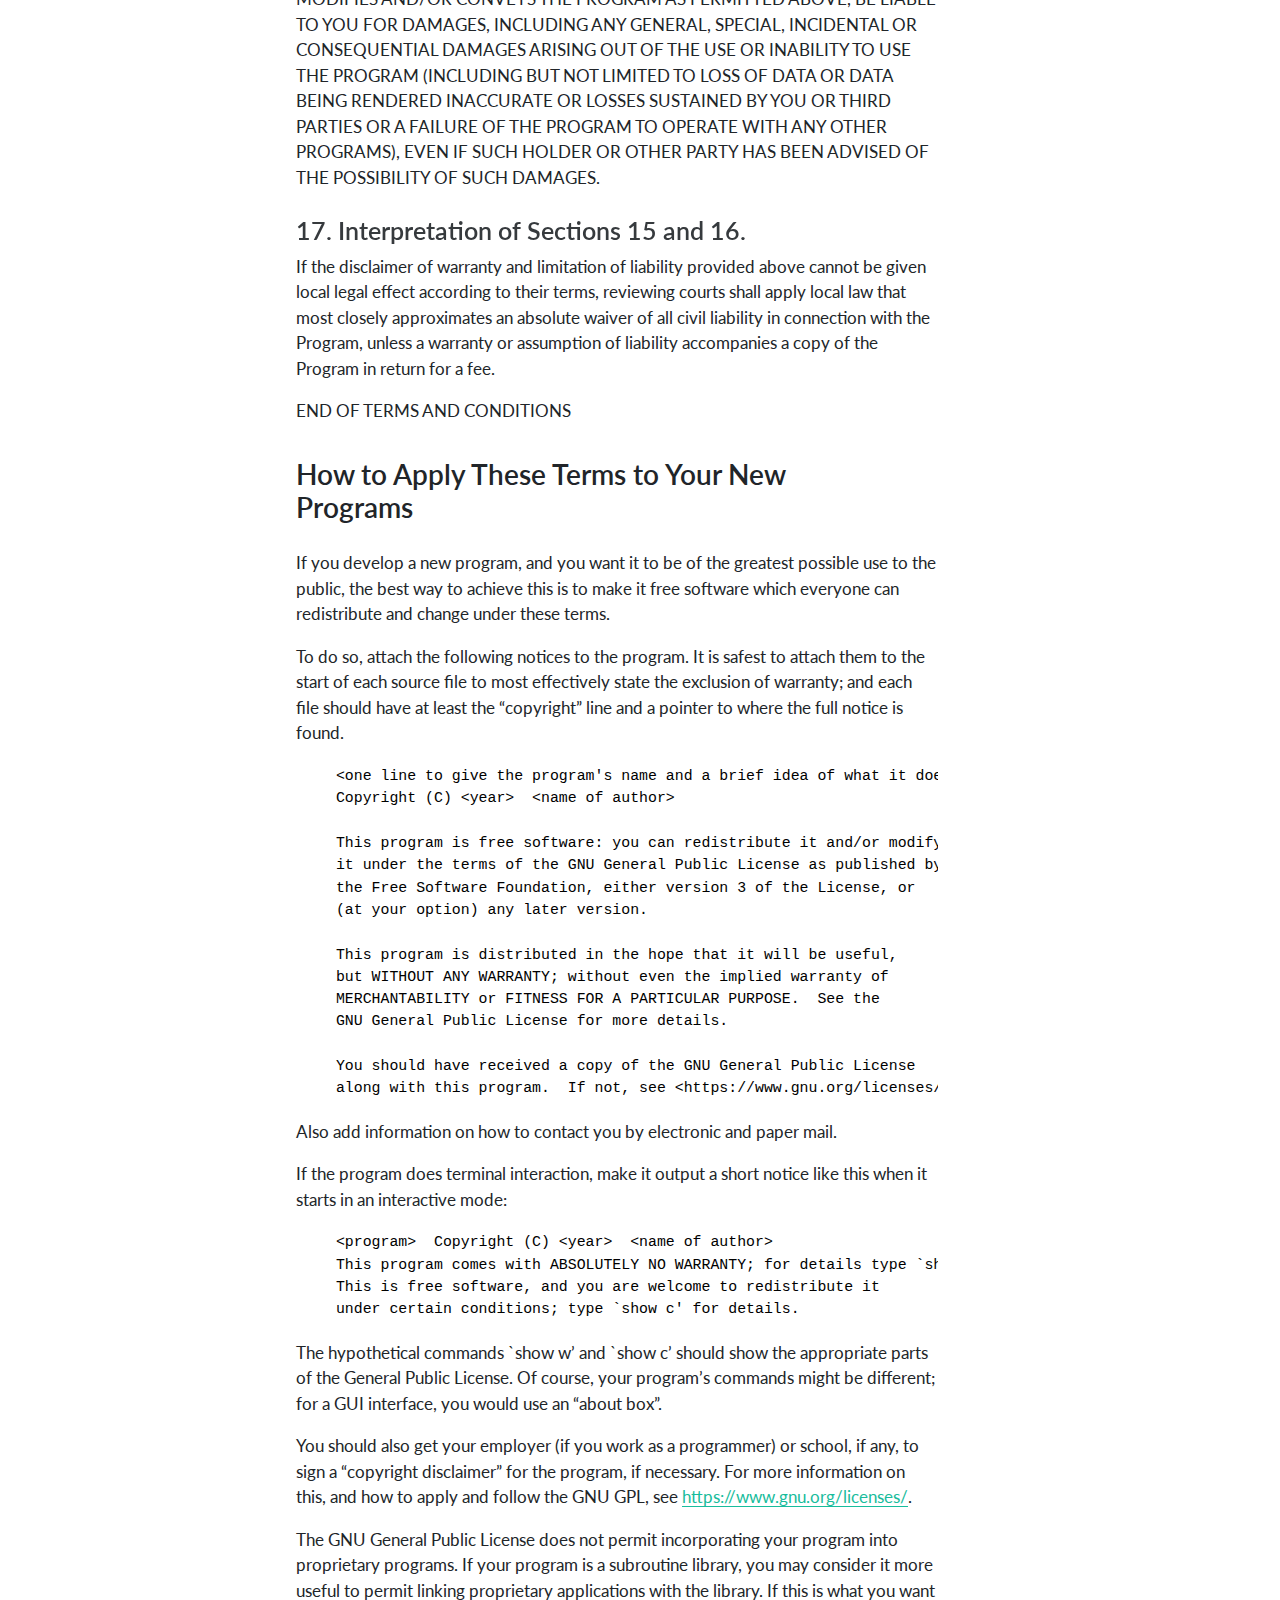
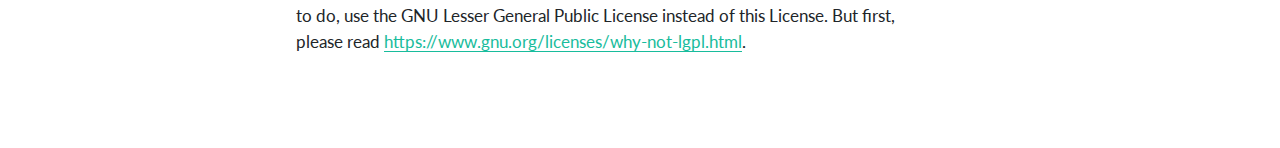
<file: docs/LICENSE-preview.html>
<!DOCTYPE html>
<html xmlns="http://www.w3.org/1999/xhtml" lang="en" xml:lang="en"><head>
    <meta charset="utf-8">
    <meta name="generator" content="quarto-1.4.537">

    <meta name="viewport" content="width=device-width, initial-scale=1.0, user-scalable=yes">


    <title>license</title>
    <style>
      code{white-space: pre-wrap;}
      span.smallcaps{font-variant: small-caps;}
      div.columns{display: flex; gap: min(4vw, 1.5em);}
      div.column{flex: auto; overflow-x: auto;}
      div.hanging-indent{margin-left: 1.5em; text-indent: -1.5em;}
      ul.task-list{list-style: none;}
      ul.task-list li input[type="checkbox"] {
        width: 0.8em;
        margin: 0 0.8em 0.2em -1em; /* quarto-specific, see https://github.com/quarto-dev/quarto-cli/issues/4556 */ 
        vertical-align: middle;
      }
    </style>

    <style>
      body.hypothesis-enabled #quarto-embed-header {
        padding-right: 36px;
      }

      #quarto-embed-header {
        height: 3em;
        width: 100%;
        display: flex;
        justify-content: space-between;
        align-items: center;
        border-bottom: solid 1px;
      }

      #quarto-embed-header h6 {
        font-size: 1.1em;
        padding-top: 0.6em;
        margin-left: 1em;
        margin-right: 1em;
        font-weight: 400;
      }

      #quarto-embed-header a.quarto-back-link,
      #quarto-embed-header a.quarto-download-embed {
        font-size: 0.8em;
        margin-top: 1em;
        margin-bottom: 1em;
        margin-left: 1em;
        margin-right: 1em;
      }

      .quarto-back-container {
        padding-left: 0.5em;
        display: flex;
      }

      .headroom {
          will-change: transform;
          transition: transform 200ms linear;
      }

      .headroom--pinned {
          transform: translateY(0%);
      }

      .headroom--unpinned {
          transform: translateY(-100%);
      }      
    </style>

    <script>
    window.document.addEventListener("DOMContentLoaded", function () {

      var header = window.document.querySelector("#quarto-embed-header");
      const titleBannerEl = window.document.querySelector("body > #title-block-header");
      if (titleBannerEl) {
        titleBannerEl.style.paddingTop = header.clientHeight + "px";
      }
      const contentEl = window.document.getElementById('quarto-content');
      for (const child of contentEl.children) {
        child.style.paddingTop = header.clientHeight + "px";
        child.style.marginTop = "1em";
      }

      // Use the article root if the `back` call doesn't work. This isn't perfect
      // but should typically work
      window.quartoBackToArticle = () => {
        var currentUrl = window.location.href;
        window.history.back();
        setTimeout(() => {
            // if location was not changed in 100 ms, then there is no history back
            if(currentUrl === window.location.href){              
                // redirect to site root
                window.location.href = "index.html";
            }
        }, 100);
      }

      const headroom = new window.Headroom(header, {
        tolerance: 5,
        onPin: function () {
        },
        onUnpin: function () {
        },
      });
      headroom.init();
    });
    </script>

    
<script src="site_libs/manuscript-notebook/headroom.min.js"></script>
<script src="site_libs/clipboard/clipboard.min.js"></script>
<script src="site_libs/quarto-html/quarto.js"></script>
<script src="site_libs/quarto-html/popper.min.js"></script>
<script src="site_libs/quarto-html/tippy.umd.min.js"></script>
<script src="site_libs/quarto-html/anchor.min.js"></script>
<link href="site_libs/quarto-html/tippy.css" rel="stylesheet">
<link href="site_libs/quarto-html/quarto-syntax-highlighting.css" rel="stylesheet" id="quarto-text-highlighting-styles">
<script src="site_libs/bootstrap/bootstrap.min.js"></script>
<link href="site_libs/bootstrap/bootstrap-icons.css" rel="stylesheet">
<link href="site_libs/bootstrap/bootstrap.min.css" rel="stylesheet" id="quarto-bootstrap" data-mode="light">
     <script async="" src="https://hypothes.is/embed.js"></script>
<script>
  window.document.addEventListener("DOMContentLoaded", function (_event) {
    document.body.classList.add('hypothesis-enabled');
  });
</script>  
      </head>

  <body class="quarto-notebook">
    <div id="quarto-embed-header" class="headroom fixed-top bg-primary">
      
      <a onclick="window.quartoBackToArticle(); return false;" class="btn btn-primary quarto-back-link" href=""><i class="bi bi-caret-left"></i> Back to Article</a>
      <h6><i class="bi bi-journal-code"></i> GNU GENERAL PUBLIC LICENSE</h6>

            <a href="./LICENSE.md" class="btn btn-primary quarto-download-embed" download="LICENSE.md">Download Notebook</a>
          </div>

     <div id="quarto-content" class="page-columns page-rows-contents page-layout-article toc-left">
<div id="quarto-sidebar-toc-left" class="sidebar toc-left">
  <nav id="TOC" role="doc-toc" class="toc-active">
    <h2 id="toc-title">Table of contents</h2>
   
  <ul>
  <li><a href="#gnu-general-public-license" id="toc-gnu-general-public-license" class="nav-link active" data-scroll-target="#gnu-general-public-license">GNU GENERAL PUBLIC LICENSE</a>
  <ul class="collapse">
  <li><a href="#preamble" id="toc-preamble" class="nav-link" data-scroll-target="#preamble">Preamble</a></li>
  <li><a href="#terms-and-conditions" id="toc-terms-and-conditions" class="nav-link" data-scroll-target="#terms-and-conditions">TERMS AND CONDITIONS</a>
  <ul class="collapse">
  <li><a href="#definitions." id="toc-definitions." class="nav-link" data-scroll-target="#definitions.">0. Definitions.</a></li>
  <li><a href="#source-code." id="toc-source-code." class="nav-link" data-scroll-target="#source-code.">1. Source Code.</a></li>
  <li><a href="#basic-permissions." id="toc-basic-permissions." class="nav-link" data-scroll-target="#basic-permissions.">2. Basic Permissions.</a></li>
  <li><a href="#protecting-users-legal-rights-from-anti-circumvention-law." id="toc-protecting-users-legal-rights-from-anti-circumvention-law." class="nav-link" data-scroll-target="#protecting-users-legal-rights-from-anti-circumvention-law.">3. Protecting Users’ Legal Rights From Anti-Circumvention Law.</a></li>
  <li><a href="#conveying-verbatim-copies." id="toc-conveying-verbatim-copies." class="nav-link" data-scroll-target="#conveying-verbatim-copies.">4. Conveying Verbatim Copies.</a></li>
  <li><a href="#conveying-modified-source-versions." id="toc-conveying-modified-source-versions." class="nav-link" data-scroll-target="#conveying-modified-source-versions.">5. Conveying Modified Source Versions.</a></li>
  <li><a href="#conveying-non-source-forms." id="toc-conveying-non-source-forms." class="nav-link" data-scroll-target="#conveying-non-source-forms.">6. Conveying Non-Source Forms.</a></li>
  <li><a href="#additional-terms." id="toc-additional-terms." class="nav-link" data-scroll-target="#additional-terms.">7. Additional Terms.</a></li>
  <li><a href="#termination." id="toc-termination." class="nav-link" data-scroll-target="#termination.">8. Termination.</a></li>
  <li><a href="#acceptance-not-required-for-having-copies." id="toc-acceptance-not-required-for-having-copies." class="nav-link" data-scroll-target="#acceptance-not-required-for-having-copies.">9. Acceptance Not Required for Having Copies.</a></li>
  <li><a href="#automatic-licensing-of-downstream-recipients." id="toc-automatic-licensing-of-downstream-recipients." class="nav-link" data-scroll-target="#automatic-licensing-of-downstream-recipients.">10. Automatic Licensing of Downstream Recipients.</a></li>
  <li><a href="#patents." id="toc-patents." class="nav-link" data-scroll-target="#patents.">11. Patents.</a></li>
  <li><a href="#no-surrender-of-others-freedom." id="toc-no-surrender-of-others-freedom." class="nav-link" data-scroll-target="#no-surrender-of-others-freedom.">12. No Surrender of Others’ Freedom.</a></li>
  <li><a href="#use-with-the-gnu-affero-general-public-license." id="toc-use-with-the-gnu-affero-general-public-license." class="nav-link" data-scroll-target="#use-with-the-gnu-affero-general-public-license.">13. Use with the GNU Affero General Public License.</a></li>
  <li><a href="#revised-versions-of-this-license." id="toc-revised-versions-of-this-license." class="nav-link" data-scroll-target="#revised-versions-of-this-license.">14. Revised Versions of this License.</a></li>
  <li><a href="#disclaimer-of-warranty." id="toc-disclaimer-of-warranty." class="nav-link" data-scroll-target="#disclaimer-of-warranty.">15. Disclaimer of Warranty.</a></li>
  <li><a href="#limitation-of-liability." id="toc-limitation-of-liability." class="nav-link" data-scroll-target="#limitation-of-liability.">16. Limitation of Liability.</a></li>
  <li><a href="#interpretation-of-sections-15-and-16." id="toc-interpretation-of-sections-15-and-16." class="nav-link" data-scroll-target="#interpretation-of-sections-15-and-16.">17. Interpretation of Sections 15 and 16.</a></li>
  </ul></li>
  <li><a href="#how-to-apply-these-terms-to-your-new-programs" id="toc-how-to-apply-these-terms-to-your-new-programs" class="nav-link" data-scroll-target="#how-to-apply-these-terms-to-your-new-programs">How to Apply These Terms to Your New Programs</a></li>
  </ul></li>
  </ul>
</nav>
</div>
<div id="quarto-margin-sidebar" class="sidebar margin-sidebar">
</div>
<main class="content quarto-banner-title-block" id="quarto-document-content">      <section id="gnu-general-public-license" class="level1">
<h1>GNU GENERAL PUBLIC LICENSE</h1>
<p>Version 3, 29 June 2007</p>
<p>Copyright (C) 2007 Free Software Foundation, Inc. <a href="https://fsf.org/" class="uri">https://fsf.org/</a></p>
<p>Everyone is permitted to copy and distribute verbatim copies of this license document, but changing it is not allowed.</p>
<section id="preamble" class="level2">
<h2 class="anchored" data-anchor-id="preamble">Preamble</h2>
<p>The GNU General Public License is a free, copyleft license for software and other kinds of works.</p>
<p>The licenses for most software and other practical works are designed to take away your freedom to share and change the works. By contrast, the GNU General Public License is intended to guarantee your freedom to share and change all versions of a program–to make sure it remains free software for all its users. We, the Free Software Foundation, use the GNU General Public License for most of our software; it applies also to any other work released this way by its authors. You can apply it to your programs, too.</p>
<p>When we speak of free software, we are referring to freedom, not price. Our General Public Licenses are designed to make sure that you have the freedom to distribute copies of free software (and charge for them if you wish), that you receive source code or can get it if you want it, that you can change the software or use pieces of it in new free programs, and that you know you can do these things.</p>
<p>To protect your rights, we need to prevent others from denying you these rights or asking you to surrender the rights. Therefore, you have certain responsibilities if you distribute copies of the software, or if you modify it: responsibilities to respect the freedom of others.</p>
<p>For example, if you distribute copies of such a program, whether gratis or for a fee, you must pass on to the recipients the same freedoms that you received. You must make sure that they, too, receive or can get the source code. And you must show them these terms so they know their rights.</p>
<p>Developers that use the GNU GPL protect your rights with two steps: (1) assert copyright on the software, and (2) offer you this License giving you legal permission to copy, distribute and/or modify it.</p>
<p>For the developers’ and authors’ protection, the GPL clearly explains that there is no warranty for this free software. For both users’ and authors’ sake, the GPL requires that modified versions be marked as changed, so that their problems will not be attributed erroneously to authors of previous versions.</p>
<p>Some devices are designed to deny users access to install or run modified versions of the software inside them, although the manufacturer can do so. This is fundamentally incompatible with the aim of protecting users’ freedom to change the software. The systematic pattern of such abuse occurs in the area of products for individuals to use, which is precisely where it is most unacceptable. Therefore, we have designed this version of the GPL to prohibit the practice for those products. If such problems arise substantially in other domains, we stand ready to extend this provision to those domains in future versions of the GPL, as needed to protect the freedom of users.</p>
<p>Finally, every program is threatened constantly by software patents. States should not allow patents to restrict development and use of software on general-purpose computers, but in those that do, we wish to avoid the special danger that patents applied to a free program could make it effectively proprietary. To prevent this, the GPL assures that patents cannot be used to render the program non-free.</p>
<p>The precise terms and conditions for copying, distribution and modification follow.</p>
</section>
<section id="terms-and-conditions" class="level2">
<h2 class="anchored" data-anchor-id="terms-and-conditions">TERMS AND CONDITIONS</h2>
<section id="definitions." class="level3">
<h3 class="anchored" data-anchor-id="definitions.">0. Definitions.</h3>
<p>“This License” refers to version 3 of the GNU General Public License.</p>
<p>“Copyright” also means copyright-like laws that apply to other kinds of works, such as semiconductor masks.</p>
<p>“The Program” refers to any copyrightable work licensed under this License. Each licensee is addressed as “you”. “Licensees” and “recipients” may be individuals or organizations.</p>
<p>To “modify” a work means to copy from or adapt all or part of the work in a fashion requiring copyright permission, other than the making of an exact copy. The resulting work is called a “modified version” of the earlier work or a work “based on” the earlier work.</p>
<p>A “covered work” means either the unmodified Program or a work based on the Program.</p>
<p>To “propagate” a work means to do anything with it that, without permission, would make you directly or secondarily liable for infringement under applicable copyright law, except executing it on a computer or modifying a private copy. Propagation includes copying, distribution (with or without modification), making available to the public, and in some countries other activities as well.</p>
<p>To “convey” a work means any kind of propagation that enables other parties to make or receive copies. Mere interaction with a user through a computer network, with no transfer of a copy, is not conveying.</p>
<p>An interactive user interface displays “Appropriate Legal Notices” to the extent that it includes a convenient and prominently visible feature that (1) displays an appropriate copyright notice, and (2) tells the user that there is no warranty for the work (except to the extent that warranties are provided), that licensees may convey the work under this License, and how to view a copy of this License. If the interface presents a list of user commands or options, such as a menu, a prominent item in the list meets this criterion.</p>
</section>
<section id="source-code." class="level3">
<h3 class="anchored" data-anchor-id="source-code.">1. Source Code.</h3>
<p>The “source code” for a work means the preferred form of the work for making modifications to it. “Object code” means any non-source form of a work.</p>
<p>A “Standard Interface” means an interface that either is an official standard defined by a recognized standards body, or, in the case of interfaces specified for a particular programming language, one that is widely used among developers working in that language.</p>
<p>The “System Libraries” of an executable work include anything, other than the work as a whole, that (a) is included in the normal form of packaging a Major Component, but which is not part of that Major Component, and (b) serves only to enable use of the work with that Major Component, or to implement a Standard Interface for which an implementation is available to the public in source code form. A “Major Component”, in this context, means a major essential component (kernel, window system, and so on) of the specific operating system (if any) on which the executable work runs, or a compiler used to produce the work, or an object code interpreter used to run it.</p>
<p>The “Corresponding Source” for a work in object code form means all the source code needed to generate, install, and (for an executable work) run the object code and to modify the work, including scripts to control those activities. However, it does not include the work’s System Libraries, or general-purpose tools or generally available free programs which are used unmodified in performing those activities but which are not part of the work. For example, Corresponding Source includes interface definition files associated with source files for the work, and the source code for shared libraries and dynamically linked subprograms that the work is specifically designed to require, such as by intimate data communication or control flow between those subprograms and other parts of the work.</p>
<p>The Corresponding Source need not include anything that users can regenerate automatically from other parts of the Corresponding Source.</p>
<p>The Corresponding Source for a work in source code form is that same work.</p>
</section>
<section id="basic-permissions." class="level3">
<h3 class="anchored" data-anchor-id="basic-permissions.">2. Basic Permissions.</h3>
<p>All rights granted under this License are granted for the term of copyright on the Program, and are irrevocable provided the stated conditions are met. This License explicitly affirms your unlimited permission to run the unmodified Program. The output from running a covered work is covered by this License only if the output, given its content, constitutes a covered work. This License acknowledges your rights of fair use or other equivalent, as provided by copyright law.</p>
<p>You may make, run and propagate covered works that you do not convey, without conditions so long as your license otherwise remains in force. You may convey covered works to others for the sole purpose of having them make modifications exclusively for you, or provide you with facilities for running those works, provided that you comply with the terms of this License in conveying all material for which you do not control copyright. Those thus making or running the covered works for you must do so exclusively on your behalf, under your direction and control, on terms that prohibit them from making any copies of your copyrighted material outside their relationship with you.</p>
<p>Conveying under any other circumstances is permitted solely under the conditions stated below. Sublicensing is not allowed; section 10 makes it unnecessary.</p>
</section>
<section id="protecting-users-legal-rights-from-anti-circumvention-law." class="level3">
<h3 class="anchored" data-anchor-id="protecting-users-legal-rights-from-anti-circumvention-law.">3. Protecting Users’ Legal Rights From Anti-Circumvention Law.</h3>
<p>No covered work shall be deemed part of an effective technological measure under any applicable law fulfilling obligations under article 11 of the WIPO copyright treaty adopted on 20 December 1996, or similar laws prohibiting or restricting circumvention of such measures.</p>
<p>When you convey a covered work, you waive any legal power to forbid circumvention of technological measures to the extent such circumvention is effected by exercising rights under this License with respect to the covered work, and you disclaim any intention to limit operation or modification of the work as a means of enforcing, against the work’s users, your or third parties’ legal rights to forbid circumvention of technological measures.</p>
</section>
<section id="conveying-verbatim-copies." class="level3">
<h3 class="anchored" data-anchor-id="conveying-verbatim-copies.">4. Conveying Verbatim Copies.</h3>
<p>You may convey verbatim copies of the Program’s source code as you receive it, in any medium, provided that you conspicuously and appropriately publish on each copy an appropriate copyright notice; keep intact all notices stating that this License and any non-permissive terms added in accord with section 7 apply to the code; keep intact all notices of the absence of any warranty; and give all recipients a copy of this License along with the Program.</p>
<p>You may charge any price or no price for each copy that you convey, and you may offer support or warranty protection for a fee.</p>
</section>
<section id="conveying-modified-source-versions." class="level3">
<h3 class="anchored" data-anchor-id="conveying-modified-source-versions.">5. Conveying Modified Source Versions.</h3>
<p>You may convey a work based on the Program, or the modifications to produce it from the Program, in the form of source code under the terms of section 4, provided that you also meet all of these conditions:</p>
<ul>
<li><ol type="a">
<li>The work must carry prominent notices stating that you modified it, and giving a relevant date.</li>
</ol></li>
<li><ol start="2" type="a">
<li>The work must carry prominent notices stating that it is released under this License and any conditions added under section 7. This requirement modifies the requirement in section 4 to “keep intact all notices”.</li>
</ol></li>
<li><ol start="3" type="a">
<li>You must license the entire work, as a whole, under this License to anyone who comes into possession of a copy. This License will therefore apply, along with any applicable section 7 additional terms, to the whole of the work, and all its parts, regardless of how they are packaged. This License gives no permission to license the work in any other way, but it does not invalidate such permission if you have separately received it.</li>
</ol></li>
<li><ol start="4" type="a">
<li>If the work has interactive user interfaces, each must display Appropriate Legal Notices; however, if the Program has interactive interfaces that do not display Appropriate Legal Notices, your work need not make them do so.</li>
</ol></li>
</ul>
<p>A compilation of a covered work with other separate and independent works, which are not by their nature extensions of the covered work, and which are not combined with it such as to form a larger program, in or on a volume of a storage or distribution medium, is called an “aggregate” if the compilation and its resulting copyright are not used to limit the access or legal rights of the compilation’s users beyond what the individual works permit. Inclusion of a covered work in an aggregate does not cause this License to apply to the other parts of the aggregate.</p>
</section>
<section id="conveying-non-source-forms." class="level3">
<h3 class="anchored" data-anchor-id="conveying-non-source-forms.">6. Conveying Non-Source Forms.</h3>
<p>You may convey a covered work in object code form under the terms of sections 4 and 5, provided that you also convey the machine-readable Corresponding Source under the terms of this License, in one of these ways:</p>
<ul>
<li><ol type="a">
<li>Convey the object code in, or embodied in, a physical product (including a physical distribution medium), accompanied by the Corresponding Source fixed on a durable physical medium customarily used for software interchange.</li>
</ol></li>
<li><ol start="2" type="a">
<li>Convey the object code in, or embodied in, a physical product (including a physical distribution medium), accompanied by a written offer, valid for at least three years and valid for as long as you offer spare parts or customer support for that product model, to give anyone who possesses the object code either (1) a copy of the Corresponding Source for all the software in the product that is covered by this License, on a durable physical medium customarily used for software interchange, for a price no more than your reasonable cost of physically performing this conveying of source, or (2) access to copy the Corresponding Source from a network server at no charge.</li>
</ol></li>
<li><ol start="3" type="a">
<li>Convey individual copies of the object code with a copy of the written offer to provide the Corresponding Source. This alternative is allowed only occasionally and noncommercially, and only if you received the object code with such an offer, in accord with subsection 6b.</li>
</ol></li>
<li><ol start="4" type="a">
<li>Convey the object code by offering access from a designated place (gratis or for a charge), and offer equivalent access to the Corresponding Source in the same way through the same place at no further charge. You need not require recipients to copy the Corresponding Source along with the object code. If the place to copy the object code is a network server, the Corresponding Source may be on a different server (operated by you or a third party) that supports equivalent copying facilities, provided you maintain clear directions next to the object code saying where to find the Corresponding Source. Regardless of what server hosts the Corresponding Source, you remain obligated to ensure that it is available for as long as needed to satisfy these requirements.</li>
</ol></li>
<li><ol start="5" type="a">
<li>Convey the object code using peer-to-peer transmission, provided you inform other peers where the object code and Corresponding Source of the work are being offered to the general public at no charge under subsection 6d.</li>
</ol></li>
</ul>
<p>A separable portion of the object code, whose source code is excluded from the Corresponding Source as a System Library, need not be included in conveying the object code work.</p>
<p>A “User Product” is either (1) a “consumer product”, which means any tangible personal property which is normally used for personal, family, or household purposes, or (2) anything designed or sold for incorporation into a dwelling. In determining whether a product is a consumer product, doubtful cases shall be resolved in favor of coverage. For a particular product received by a particular user, “normally used” refers to a typical or common use of that class of product, regardless of the status of the particular user or of the way in which the particular user actually uses, or expects or is expected to use, the product. A product is a consumer product regardless of whether the product has substantial commercial, industrial or non-consumer uses, unless such uses represent the only significant mode of use of the product.</p>
<p>“Installation Information” for a User Product means any methods, procedures, authorization keys, or other information required to install and execute modified versions of a covered work in that User Product from a modified version of its Corresponding Source. The information must suffice to ensure that the continued functioning of the modified object code is in no case prevented or interfered with solely because modification has been made.</p>
<p>If you convey an object code work under this section in, or with, or specifically for use in, a User Product, and the conveying occurs as part of a transaction in which the right of possession and use of the User Product is transferred to the recipient in perpetuity or for a fixed term (regardless of how the transaction is characterized), the Corresponding Source conveyed under this section must be accompanied by the Installation Information. But this requirement does not apply if neither you nor any third party retains the ability to install modified object code on the User Product (for example, the work has been installed in ROM).</p>
<p>The requirement to provide Installation Information does not include a requirement to continue to provide support service, warranty, or updates for a work that has been modified or installed by the recipient, or for the User Product in which it has been modified or installed. Access to a network may be denied when the modification itself materially and adversely affects the operation of the network or violates the rules and protocols for communication across the network.</p>
<p>Corresponding Source conveyed, and Installation Information provided, in accord with this section must be in a format that is publicly documented (and with an implementation available to the public in source code form), and must require no special password or key for unpacking, reading or copying.</p>
</section>
<section id="additional-terms." class="level3">
<h3 class="anchored" data-anchor-id="additional-terms.">7. Additional Terms.</h3>
<p>“Additional permissions” are terms that supplement the terms of this License by making exceptions from one or more of its conditions. Additional permissions that are applicable to the entire Program shall be treated as though they were included in this License, to the extent that they are valid under applicable law. If additional permissions apply only to part of the Program, that part may be used separately under those permissions, but the entire Program remains governed by this License without regard to the additional permissions.</p>
<p>When you convey a copy of a covered work, you may at your option remove any additional permissions from that copy, or from any part of it. (Additional permissions may be written to require their own removal in certain cases when you modify the work.) You may place additional permissions on material, added by you to a covered work, for which you have or can give appropriate copyright permission.</p>
<p>Notwithstanding any other provision of this License, for material you add to a covered work, you may (if authorized by the copyright holders of that material) supplement the terms of this License with terms:</p>
<ul>
<li><ol type="a">
<li>Disclaiming warranty or limiting liability differently from the terms of sections 15 and 16 of this License; or</li>
</ol></li>
<li><ol start="2" type="a">
<li>Requiring preservation of specified reasonable legal notices or author attributions in that material or in the Appropriate Legal Notices displayed by works containing it; or</li>
</ol></li>
<li><ol start="3" type="a">
<li>Prohibiting misrepresentation of the origin of that material, or requiring that modified versions of such material be marked in reasonable ways as different from the original version; or</li>
</ol></li>
<li><ol start="4" type="a">
<li>Limiting the use for publicity purposes of names of licensors or authors of the material; or</li>
</ol></li>
<li><ol start="5" type="a">
<li>Declining to grant rights under trademark law for use of some trade names, trademarks, or service marks; or</li>
</ol></li>
<li><ol start="6" type="a">
<li>Requiring indemnification of licensors and authors of that material by anyone who conveys the material (or modified versions of it) with contractual assumptions of liability to the recipient, for any liability that these contractual assumptions directly impose on those licensors and authors.</li>
</ol></li>
</ul>
<p>All other non-permissive additional terms are considered “further restrictions” within the meaning of section 10. If the Program as you received it, or any part of it, contains a notice stating that it is governed by this License along with a term that is a further restriction, you may remove that term. If a license document contains a further restriction but permits relicensing or conveying under this License, you may add to a covered work material governed by the terms of that license document, provided that the further restriction does not survive such relicensing or conveying.</p>
<p>If you add terms to a covered work in accord with this section, you must place, in the relevant source files, a statement of the additional terms that apply to those files, or a notice indicating where to find the applicable terms.</p>
<p>Additional terms, permissive or non-permissive, may be stated in the form of a separately written license, or stated as exceptions; the above requirements apply either way.</p>
</section>
<section id="termination." class="level3">
<h3 class="anchored" data-anchor-id="termination.">8. Termination.</h3>
<p>You may not propagate or modify a covered work except as expressly provided under this License. Any attempt otherwise to propagate or modify it is void, and will automatically terminate your rights under this License (including any patent licenses granted under the third paragraph of section 11).</p>
<p>However, if you cease all violation of this License, then your license from a particular copyright holder is reinstated (a) provisionally, unless and until the copyright holder explicitly and finally terminates your license, and (b) permanently, if the copyright holder fails to notify you of the violation by some reasonable means prior to 60 days after the cessation.</p>
<p>Moreover, your license from a particular copyright holder is reinstated permanently if the copyright holder notifies you of the violation by some reasonable means, this is the first time you have received notice of violation of this License (for any work) from that copyright holder, and you cure the violation prior to 30 days after your receipt of the notice.</p>
<p>Termination of your rights under this section does not terminate the licenses of parties who have received copies or rights from you under this License. If your rights have been terminated and not permanently reinstated, you do not qualify to receive new licenses for the same material under section 10.</p>
</section>
<section id="acceptance-not-required-for-having-copies." class="level3">
<h3 class="anchored" data-anchor-id="acceptance-not-required-for-having-copies.">9. Acceptance Not Required for Having Copies.</h3>
<p>You are not required to accept this License in order to receive or run a copy of the Program. Ancillary propagation of a covered work occurring solely as a consequence of using peer-to-peer transmission to receive a copy likewise does not require acceptance. However, nothing other than this License grants you permission to propagate or modify any covered work. These actions infringe copyright if you do not accept this License. Therefore, by modifying or propagating a covered work, you indicate your acceptance of this License to do so.</p>
</section>
<section id="automatic-licensing-of-downstream-recipients." class="level3">
<h3 class="anchored" data-anchor-id="automatic-licensing-of-downstream-recipients.">10. Automatic Licensing of Downstream Recipients.</h3>
<p>Each time you convey a covered work, the recipient automatically receives a license from the original licensors, to run, modify and propagate that work, subject to this License. You are not responsible for enforcing compliance by third parties with this License.</p>
<p>An “entity transaction” is a transaction transferring control of an organization, or substantially all assets of one, or subdividing an organization, or merging organizations. If propagation of a covered work results from an entity transaction, each party to that transaction who receives a copy of the work also receives whatever licenses to the work the party’s predecessor in interest had or could give under the previous paragraph, plus a right to possession of the Corresponding Source of the work from the predecessor in interest, if the predecessor has it or can get it with reasonable efforts.</p>
<p>You may not impose any further restrictions on the exercise of the rights granted or affirmed under this License. For example, you may not impose a license fee, royalty, or other charge for exercise of rights granted under this License, and you may not initiate litigation (including a cross-claim or counterclaim in a lawsuit) alleging that any patent claim is infringed by making, using, selling, offering for sale, or importing the Program or any portion of it.</p>
</section>
<section id="patents." class="level3">
<h3 class="anchored" data-anchor-id="patents.">11. Patents.</h3>
<p>A “contributor” is a copyright holder who authorizes use under this License of the Program or a work on which the Program is based. The work thus licensed is called the contributor’s “contributor version”.</p>
<p>A contributor’s “essential patent claims” are all patent claims owned or controlled by the contributor, whether already acquired or hereafter acquired, that would be infringed by some manner, permitted by this License, of making, using, or selling its contributor version, but do not include claims that would be infringed only as a consequence of further modification of the contributor version. For purposes of this definition, “control” includes the right to grant patent sublicenses in a manner consistent with the requirements of this License.</p>
<p>Each contributor grants you a non-exclusive, worldwide, royalty-free patent license under the contributor’s essential patent claims, to make, use, sell, offer for sale, import and otherwise run, modify and propagate the contents of its contributor version.</p>
<p>In the following three paragraphs, a “patent license” is any express agreement or commitment, however denominated, not to enforce a patent (such as an express permission to practice a patent or covenant not to sue for patent infringement). To “grant” such a patent license to a party means to make such an agreement or commitment not to enforce a patent against the party.</p>
<p>If you convey a covered work, knowingly relying on a patent license, and the Corresponding Source of the work is not available for anyone to copy, free of charge and under the terms of this License, through a publicly available network server or other readily accessible means, then you must either (1) cause the Corresponding Source to be so available, or (2) arrange to deprive yourself of the benefit of the patent license for this particular work, or (3) arrange, in a manner consistent with the requirements of this License, to extend the patent license to downstream recipients. “Knowingly relying” means you have actual knowledge that, but for the patent license, your conveying the covered work in a country, or your recipient’s use of the covered work in a country, would infringe one or more identifiable patents in that country that you have reason to believe are valid.</p>
<p>If, pursuant to or in connection with a single transaction or arrangement, you convey, or propagate by procuring conveyance of, a covered work, and grant a patent license to some of the parties receiving the covered work authorizing them to use, propagate, modify or convey a specific copy of the covered work, then the patent license you grant is automatically extended to all recipients of the covered work and works based on it.</p>
<p>A patent license is “discriminatory” if it does not include within the scope of its coverage, prohibits the exercise of, or is conditioned on the non-exercise of one or more of the rights that are specifically granted under this License. You may not convey a covered work if you are a party to an arrangement with a third party that is in the business of distributing software, under which you make payment to the third party based on the extent of your activity of conveying the work, and under which the third party grants, to any of the parties who would receive the covered work from you, a discriminatory patent license (a) in connection with copies of the covered work conveyed by you (or copies made from those copies), or (b) primarily for and in connection with specific products or compilations that contain the covered work, unless you entered into that arrangement, or that patent license was granted, prior to 28 March 2007.</p>
<p>Nothing in this License shall be construed as excluding or limiting any implied license or other defenses to infringement that may otherwise be available to you under applicable patent law.</p>
</section>
<section id="no-surrender-of-others-freedom." class="level3">
<h3 class="anchored" data-anchor-id="no-surrender-of-others-freedom.">12. No Surrender of Others’ Freedom.</h3>
<p>If conditions are imposed on you (whether by court order, agreement or otherwise) that contradict the conditions of this License, they do not excuse you from the conditions of this License. If you cannot convey a covered work so as to satisfy simultaneously your obligations under this License and any other pertinent obligations, then as a consequence you may not convey it at all. For example, if you agree to terms that obligate you to collect a royalty for further conveying from those to whom you convey the Program, the only way you could satisfy both those terms and this License would be to refrain entirely from conveying the Program.</p>
</section>
<section id="use-with-the-gnu-affero-general-public-license." class="level3">
<h3 class="anchored" data-anchor-id="use-with-the-gnu-affero-general-public-license.">13. Use with the GNU Affero General Public License.</h3>
<p>Notwithstanding any other provision of this License, you have permission to link or combine any covered work with a work licensed under version 3 of the GNU Affero General Public License into a single combined work, and to convey the resulting work. The terms of this License will continue to apply to the part which is the covered work, but the special requirements of the GNU Affero General Public License, section 13, concerning interaction through a network will apply to the combination as such.</p>
</section>
<section id="revised-versions-of-this-license." class="level3">
<h3 class="anchored" data-anchor-id="revised-versions-of-this-license.">14. Revised Versions of this License.</h3>
<p>The Free Software Foundation may publish revised and/or new versions of the GNU General Public License from time to time. Such new versions will be similar in spirit to the present version, but may differ in detail to address new problems or concerns.</p>
<p>Each version is given a distinguishing version number. If the Program specifies that a certain numbered version of the GNU General Public License “or any later version” applies to it, you have the option of following the terms and conditions either of that numbered version or of any later version published by the Free Software Foundation. If the Program does not specify a version number of the GNU General Public License, you may choose any version ever published by the Free Software Foundation.</p>
<p>If the Program specifies that a proxy can decide which future versions of the GNU General Public License can be used, that proxy’s public statement of acceptance of a version permanently authorizes you to choose that version for the Program.</p>
<p>Later license versions may give you additional or different permissions. However, no additional obligations are imposed on any author or copyright holder as a result of your choosing to follow a later version.</p>
</section>
<section id="disclaimer-of-warranty." class="level3">
<h3 class="anchored" data-anchor-id="disclaimer-of-warranty.">15. Disclaimer of Warranty.</h3>
<p>THERE IS NO WARRANTY FOR THE PROGRAM, TO THE EXTENT PERMITTED BY APPLICABLE LAW. EXCEPT WHEN OTHERWISE STATED IN WRITING THE COPYRIGHT HOLDERS AND/OR OTHER PARTIES PROVIDE THE PROGRAM “AS IS” WITHOUT WARRANTY OF ANY KIND, EITHER EXPRESSED OR IMPLIED, INCLUDING, BUT NOT LIMITED TO, THE IMPLIED WARRANTIES OF MERCHANTABILITY AND FITNESS FOR A PARTICULAR PURPOSE. THE ENTIRE RISK AS TO THE QUALITY AND PERFORMANCE OF THE PROGRAM IS WITH YOU. SHOULD THE PROGRAM PROVE DEFECTIVE, YOU ASSUME THE COST OF ALL NECESSARY SERVICING, REPAIR OR CORRECTION.</p>
</section>
<section id="limitation-of-liability." class="level3">
<h3 class="anchored" data-anchor-id="limitation-of-liability.">16. Limitation of Liability.</h3>
<p>IN NO EVENT UNLESS REQUIRED BY APPLICABLE LAW OR AGREED TO IN WRITING WILL ANY COPYRIGHT HOLDER, OR ANY OTHER PARTY WHO MODIFIES AND/OR CONVEYS THE PROGRAM AS PERMITTED ABOVE, BE LIABLE TO YOU FOR DAMAGES, INCLUDING ANY GENERAL, SPECIAL, INCIDENTAL OR CONSEQUENTIAL DAMAGES ARISING OUT OF THE USE OR INABILITY TO USE THE PROGRAM (INCLUDING BUT NOT LIMITED TO LOSS OF DATA OR DATA BEING RENDERED INACCURATE OR LOSSES SUSTAINED BY YOU OR THIRD PARTIES OR A FAILURE OF THE PROGRAM TO OPERATE WITH ANY OTHER PROGRAMS), EVEN IF SUCH HOLDER OR OTHER PARTY HAS BEEN ADVISED OF THE POSSIBILITY OF SUCH DAMAGES.</p>
</section>
<section id="interpretation-of-sections-15-and-16." class="level3">
<h3 class="anchored" data-anchor-id="interpretation-of-sections-15-and-16.">17. Interpretation of Sections 15 and 16.</h3>
<p>If the disclaimer of warranty and limitation of liability provided above cannot be given local legal effect according to their terms, reviewing courts shall apply local law that most closely approximates an absolute waiver of all civil liability in connection with the Program, unless a warranty or assumption of liability accompanies a copy of the Program in return for a fee.</p>
<p>END OF TERMS AND CONDITIONS</p>
</section>
</section>
<section id="how-to-apply-these-terms-to-your-new-programs" class="level2">
<h2 class="anchored" data-anchor-id="how-to-apply-these-terms-to-your-new-programs">How to Apply These Terms to Your New Programs</h2>
<p>If you develop a new program, and you want it to be of the greatest possible use to the public, the best way to achieve this is to make it free software which everyone can redistribute and change under these terms.</p>
<p>To do so, attach the following notices to the program. It is safest to attach them to the start of each source file to most effectively state the exclusion of warranty; and each file should have at least the “copyright” line and a pointer to where the full notice is found.</p>
<pre><code>    &lt;one line to give the program's name and a brief idea of what it does.&gt;
    Copyright (C) &lt;year&gt;  &lt;name of author&gt;

    This program is free software: you can redistribute it and/or modify
    it under the terms of the GNU General Public License as published by
    the Free Software Foundation, either version 3 of the License, or
    (at your option) any later version.

    This program is distributed in the hope that it will be useful,
    but WITHOUT ANY WARRANTY; without even the implied warranty of
    MERCHANTABILITY or FITNESS FOR A PARTICULAR PURPOSE.  See the
    GNU General Public License for more details.

    You should have received a copy of the GNU General Public License
    along with this program.  If not, see &lt;https://www.gnu.org/licenses/&gt;.</code></pre>
<p>Also add information on how to contact you by electronic and paper mail.</p>
<p>If the program does terminal interaction, make it output a short notice like this when it starts in an interactive mode:</p>
<pre><code>    &lt;program&gt;  Copyright (C) &lt;year&gt;  &lt;name of author&gt;
    This program comes with ABSOLUTELY NO WARRANTY; for details type `show w'.
    This is free software, and you are welcome to redistribute it
    under certain conditions; type `show c' for details.</code></pre>
<p>The hypothetical commands `show w’ and `show c’ should show the appropriate parts of the General Public License. Of course, your program’s commands might be different; for a GUI interface, you would use an “about box”.</p>
<p>You should also get your employer (if you work as a programmer) or school, if any, to sign a “copyright disclaimer” for the program, if necessary. For more information on this, and how to apply and follow the GNU GPL, see <a href="https://www.gnu.org/licenses/" class="uri">https://www.gnu.org/licenses/</a>.</p>
<p>The GNU General Public License does not permit incorporating your program into proprietary programs. If your program is a subroutine library, you may consider it more useful to permit linking proprietary applications with the library. If this is what you want to do, use the GNU Lesser General Public License instead of this License. But first, please read <a href="https://www.gnu.org/licenses/why-not-lgpl.html" class="uri">https://www.gnu.org/licenses/why-not-lgpl.html</a>.</p>
</section>
</section>
     </main>
<!-- /main column -->  <script id="quarto-html-after-body" type="application/javascript">
window.document.addEventListener("DOMContentLoaded", function (event) {
  const toggleBodyColorMode = (bsSheetEl) => {
    const mode = bsSheetEl.getAttribute("data-mode");
    const bodyEl = window.document.querySelector("body");
    if (mode === "dark") {
      bodyEl.classList.add("quarto-dark");
      bodyEl.classList.remove("quarto-light");
    } else {
      bodyEl.classList.add("quarto-light");
      bodyEl.classList.remove("quarto-dark");
    }
  }
  const toggleBodyColorPrimary = () => {
    const bsSheetEl = window.document.querySelector("link#quarto-bootstrap");
    if (bsSheetEl) {
      toggleBodyColorMode(bsSheetEl);
    }
  }
  toggleBodyColorPrimary();  
  const icon = "";
  const anchorJS = new window.AnchorJS();
  anchorJS.options = {
    placement: 'right',
    icon: icon
  };
  anchorJS.add('.anchored');
  const isCodeAnnotation = (el) => {
    for (const clz of el.classList) {
      if (clz.startsWith('code-annotation-')) {                     
        return true;
      }
    }
    return false;
  }
  const clipboard = new window.ClipboardJS('.code-copy-button', {
    text: function(trigger) {
      const codeEl = trigger.previousElementSibling.cloneNode(true);
      for (const childEl of codeEl.children) {
        if (isCodeAnnotation(childEl)) {
          childEl.remove();
        }
      }
      return codeEl.innerText;
    }
  });
  clipboard.on('success', function(e) {
    // button target
    const button = e.trigger;
    // don't keep focus
    button.blur();
    // flash "checked"
    button.classList.add('code-copy-button-checked');
    var currentTitle = button.getAttribute("title");
    button.setAttribute("title", "Copied!");
    let tooltip;
    if (window.bootstrap) {
      button.setAttribute("data-bs-toggle", "tooltip");
      button.setAttribute("data-bs-placement", "left");
      button.setAttribute("data-bs-title", "Copied!");
      tooltip = new bootstrap.Tooltip(button, 
        { trigger: "manual", 
          customClass: "code-copy-button-tooltip",
          offset: [0, -8]});
      tooltip.show();    
    }
    setTimeout(function() {
      if (tooltip) {
        tooltip.hide();
        button.removeAttribute("data-bs-title");
        button.removeAttribute("data-bs-toggle");
        button.removeAttribute("data-bs-placement");
      }
      button.setAttribute("title", currentTitle);
      button.classList.remove('code-copy-button-checked');
    }, 1000);
    // clear code selection
    e.clearSelection();
  });
  function tippyHover(el, contentFn, onTriggerFn, onUntriggerFn) {
    const config = {
      allowHTML: true,
      maxWidth: 500,
      delay: 100,
      arrow: false,
      appendTo: function(el) {
          return el.parentElement;
      },
      interactive: true,
      interactiveBorder: 10,
      theme: 'quarto',
      placement: 'bottom-start',
    };
    if (contentFn) {
      config.content = contentFn;
    }
    if (onTriggerFn) {
      config.onTrigger = onTriggerFn;
    }
    if (onUntriggerFn) {
      config.onUntrigger = onUntriggerFn;
    }
    window.tippy(el, config); 
  }
  const noterefs = window.document.querySelectorAll('a[role="doc-noteref"]');
  for (var i=0; i<noterefs.length; i++) {
    const ref = noterefs[i];
    tippyHover(ref, function() {
      // use id or data attribute instead here
      let href = ref.getAttribute('data-footnote-href') || ref.getAttribute('href');
      try { href = new URL(href).hash; } catch {}
      const id = href.replace(/^#\/?/, "");
      const note = window.document.getElementById(id);
      return note.innerHTML;
    });
  }
  const xrefs = window.document.querySelectorAll('a.quarto-xref');
  const processXRef = (id, note) => {
    // Strip column container classes
    const stripColumnClz = (el) => {
      el.classList.remove("page-full", "page-columns");
      if (el.children) {
        for (const child of el.children) {
          stripColumnClz(child);
        }
      }
    }
    stripColumnClz(note)
    if (id === null || id.startsWith('sec-')) {
      // Special case sections, only their first couple elements
      const container = document.createElement("div");
      if (note.children && note.children.length > 2) {
        container.appendChild(note.children[0].cloneNode(true));
        for (let i = 1; i < note.children.length; i++) {
          const child = note.children[i];
          if (child.tagName === "P" && child.innerText === "") {
            continue;
          } else {
            container.appendChild(child.cloneNode(true));
            break;
          }
        }
        if (window.Quarto?.typesetMath) {
          window.Quarto.typesetMath(container);
        }
        return container.innerHTML
      } else {
        if (window.Quarto?.typesetMath) {
          window.Quarto.typesetMath(note);
        }
        return note.innerHTML;
      }
    } else {
      // Remove any anchor links if they are present
      const anchorLink = note.querySelector('a.anchorjs-link');
      if (anchorLink) {
        anchorLink.remove();
      }
      if (window.Quarto?.typesetMath) {
        window.Quarto.typesetMath(note);
      }
      return note.innerHTML;
    }
  }
  for (var i=0; i<xrefs.length; i++) {
    const xref = xrefs[i];
    tippyHover(xref, undefined, function(instance) {
      instance.disable();
      let url = xref.getAttribute('href');
      let hash = undefined; 
      if (url.startsWith('#')) {
        hash = url;
      } else {
        try { hash = new URL(url).hash; } catch {}
      }
      if (hash) {
        const id = hash.replace(/^#\/?/, "");
        const note = window.document.getElementById(id);
        if (note !== null) {
          try {
            const html = processXRef(id, note.cloneNode(true));
            instance.setContent(html);
          } finally {
            instance.enable();
            instance.show();
          }
        } else {
          // See if we can fetch this
          fetch(url.split('#')[0])
          .then(res => res.text())
          .then(html => {
            const parser = new DOMParser();
            const htmlDoc = parser.parseFromString(html, "text/html");
            const note = htmlDoc.getElementById(id);
            if (note !== null) {
              const html = processXRef(id, note);
              instance.setContent(html);
            } 
          }).finally(() => {
            instance.enable();
            instance.show();
          });
        }
      } else {
        // See if we can fetch a full url (with no hash to target)
        // This is a special case and we should probably do some content thinning / targeting
        fetch(url)
        .then(res => res.text())
        .then(html => {
          const parser = new DOMParser();
          const htmlDoc = parser.parseFromString(html, "text/html");
          const note = htmlDoc.querySelector('main.content');
          if (note !== null) {
            // This should only happen for chapter cross references
            // (since there is no id in the URL)
            // remove the first header
            if (note.children.length > 0 && note.children[0].tagName === "HEADER") {
              note.children[0].remove();
            }
            const html = processXRef(null, note);
            instance.setContent(html);
          } 
        }).finally(() => {
          instance.enable();
          instance.show();
        });
      }
    }, function(instance) {
    });
  }
      let selectedAnnoteEl;
      const selectorForAnnotation = ( cell, annotation) => {
        let cellAttr = 'data-code-cell="' + cell + '"';
        let lineAttr = 'data-code-annotation="' +  annotation + '"';
        const selector = 'span[' + cellAttr + '][' + lineAttr + ']';
        return selector;
      }
      const selectCodeLines = (annoteEl) => {
        const doc = window.document;
        const targetCell = annoteEl.getAttribute("data-target-cell");
        const targetAnnotation = annoteEl.getAttribute("data-target-annotation");
        const annoteSpan = window.document.querySelector(selectorForAnnotation(targetCell, targetAnnotation));
        const lines = annoteSpan.getAttribute("data-code-lines").split(",");
        const lineIds = lines.map((line) => {
          return targetCell + "-" + line;
        })
        let top = null;
        let height = null;
        let parent = null;
        if (lineIds.length > 0) {
            //compute the position of the single el (top and bottom and make a div)
            const el = window.document.getElementById(lineIds[0]);
            top = el.offsetTop;
            height = el.offsetHeight;
            parent = el.parentElement.parentElement;
          if (lineIds.length > 1) {
            const lastEl = window.document.getElementById(lineIds[lineIds.length - 1]);
            const bottom = lastEl.offsetTop + lastEl.offsetHeight;
            height = bottom - top;
          }
          if (top !== null && height !== null && parent !== null) {
            // cook up a div (if necessary) and position it 
            let div = window.document.getElementById("code-annotation-line-highlight");
            if (div === null) {
              div = window.document.createElement("div");
              div.setAttribute("id", "code-annotation-line-highlight");
              div.style.position = 'absolute';
              parent.appendChild(div);
            }
            div.style.top = top - 2 + "px";
            div.style.height = height + 4 + "px";
            div.style.left = 0;
            let gutterDiv = window.document.getElementById("code-annotation-line-highlight-gutter");
            if (gutterDiv === null) {
              gutterDiv = window.document.createElement("div");
              gutterDiv.setAttribute("id", "code-annotation-line-highlight-gutter");
              gutterDiv.style.position = 'absolute';
              const codeCell = window.document.getElementById(targetCell);
              const gutter = codeCell.querySelector('.code-annotation-gutter');
              gutter.appendChild(gutterDiv);
            }
            gutterDiv.style.top = top - 2 + "px";
            gutterDiv.style.height = height + 4 + "px";
          }
          selectedAnnoteEl = annoteEl;
        }
      };
      const unselectCodeLines = () => {
        const elementsIds = ["code-annotation-line-highlight", "code-annotation-line-highlight-gutter"];
        elementsIds.forEach((elId) => {
          const div = window.document.getElementById(elId);
          if (div) {
            div.remove();
          }
        });
        selectedAnnoteEl = undefined;
      };
        // Handle positioning of the toggle
    window.addEventListener(
      "resize",
      throttle(() => {
        elRect = undefined;
        if (selectedAnnoteEl) {
          selectCodeLines(selectedAnnoteEl);
        }
      }, 10)
    );
    function throttle(fn, ms) {
    let throttle = false;
    let timer;
      return (...args) => {
        if(!throttle) { // first call gets through
            fn.apply(this, args);
            throttle = true;
        } else { // all the others get throttled
            if(timer) clearTimeout(timer); // cancel #2
            timer = setTimeout(() => {
              fn.apply(this, args);
              timer = throttle = false;
            }, ms);
        }
      };
    }
      // Attach click handler to the DT
      const annoteDls = window.document.querySelectorAll('dt[data-target-cell]');
      for (const annoteDlNode of annoteDls) {
        annoteDlNode.addEventListener('click', (event) => {
          const clickedEl = event.target;
          if (clickedEl !== selectedAnnoteEl) {
            unselectCodeLines();
            const activeEl = window.document.querySelector('dt[data-target-cell].code-annotation-active');
            if (activeEl) {
              activeEl.classList.remove('code-annotation-active');
            }
            selectCodeLines(clickedEl);
            clickedEl.classList.add('code-annotation-active');
          } else {
            // Unselect the line
            unselectCodeLines();
            clickedEl.classList.remove('code-annotation-active');
          }
        });
      }
  const findCites = (el) => {
    const parentEl = el.parentElement;
    if (parentEl) {
      const cites = parentEl.dataset.cites;
      if (cites) {
        return {
          el,
          cites: cites.split(' ')
        };
      } else {
        return findCites(el.parentElement)
      }
    } else {
      return undefined;
    }
  };
  var bibliorefs = window.document.querySelectorAll('a[role="doc-biblioref"]');
  for (var i=0; i<bibliorefs.length; i++) {
    const ref = bibliorefs[i];
    const citeInfo = findCites(ref);
    if (citeInfo) {
      tippyHover(citeInfo.el, function() {
        var popup = window.document.createElement('div');
        citeInfo.cites.forEach(function(cite) {
          var citeDiv = window.document.createElement('div');
          citeDiv.classList.add('hanging-indent');
          citeDiv.classList.add('csl-entry');
          var biblioDiv = window.document.getElementById('ref-' + cite);
          if (biblioDiv) {
            citeDiv.innerHTML = biblioDiv.innerHTML;
          }
          popup.appendChild(citeDiv);
        });
        return popup.innerHTML;
      });
    }
  }
});
</script>  </div> <!-- /content --> 
  
</body></html>
</file>
<file: docs/site_libs/quarto-html/tippy.css>
.tippy-box[data-animation=fade][data-state=hidden]{opacity:0}[data-tippy-root]{max-width:calc(100vw - 10px)}.tippy-box{position:relative;background-color:#333;color:#fff;border-radius:4px;font-size:14px;line-height:1.4;white-space:normal;outline:0;transition-property:transform,visibility,opacity}.tippy-box[data-placement^=top]>.tippy-arrow{bottom:0}.tippy-box[data-placement^=top]>.tippy-arrow:before{bottom:-7px;left:0;border-width:8px 8px 0;border-top-color:initial;transform-origin:center top}.tippy-box[data-placement^=bottom]>.tippy-arrow{top:0}.tippy-box[data-placement^=bottom]>.tippy-arrow:before{top:-7px;left:0;border-width:0 8px 8px;border-bottom-color:initial;transform-origin:center bottom}.tippy-box[data-placement^=left]>.tippy-arrow{right:0}.tippy-box[data-placement^=left]>.tippy-arrow:before{border-width:8px 0 8px 8px;border-left-color:initial;right:-7px;transform-origin:center left}.tippy-box[data-placement^=right]>.tippy-arrow{left:0}.tippy-box[data-placement^=right]>.tippy-arrow:before{left:-7px;border-width:8px 8px 8px 0;border-right-color:initial;transform-origin:center right}.tippy-box[data-inertia][data-state=visible]{transition-timing-function:cubic-bezier(.54,1.5,.38,1.11)}.tippy-arrow{width:16px;height:16px;color:#333}.tippy-arrow:before{content:"";position:absolute;border-color:transparent;border-style:solid}.tippy-content{position:relative;padding:5px 9px;z-index:1}
</file>
<file: docs/site_libs/quarto-html/quarto-syntax-highlighting.css>
/* quarto syntax highlight colors */
:root {
  --quarto-hl-ot-color: #003B4F;
  --quarto-hl-at-color: #657422;
  --quarto-hl-ss-color: #20794D;
  --quarto-hl-an-color: #5E5E5E;
  --quarto-hl-fu-color: #4758AB;
  --quarto-hl-st-color: #20794D;
  --quarto-hl-cf-color: #003B4F;
  --quarto-hl-op-color: #5E5E5E;
  --quarto-hl-er-color: #AD0000;
  --quarto-hl-bn-color: #AD0000;
  --quarto-hl-al-color: #AD0000;
  --quarto-hl-va-color: #111111;
  --quarto-hl-bu-color: inherit;
  --quarto-hl-ex-color: inherit;
  --quarto-hl-pp-color: #AD0000;
  --quarto-hl-in-color: #5E5E5E;
  --quarto-hl-vs-color: #20794D;
  --quarto-hl-wa-color: #5E5E5E;
  --quarto-hl-do-color: #5E5E5E;
  --quarto-hl-im-color: #00769E;
  --quarto-hl-ch-color: #20794D;
  --quarto-hl-dt-color: #AD0000;
  --quarto-hl-fl-color: #AD0000;
  --quarto-hl-co-color: #5E5E5E;
  --quarto-hl-cv-color: #5E5E5E;
  --quarto-hl-cn-color: #8f5902;
  --quarto-hl-sc-color: #5E5E5E;
  --quarto-hl-dv-color: #AD0000;
  --quarto-hl-kw-color: #003B4F;
}

/* other quarto variables */
:root {
  --quarto-font-monospace: SFMono-Regular, Menlo, Monaco, Consolas, "Liberation Mono", "Courier New", monospace;
}

pre > code.sourceCode > span {
  color: #003B4F;
}

code span {
  color: #003B4F;
}

code.sourceCode > span {
  color: #003B4F;
}

div.sourceCode,
div.sourceCode pre.sourceCode {
  color: #003B4F;
}

code span.ot {
  color: #003B4F;
  font-style: inherit;
}

code span.at {
  color: #657422;
  font-style: inherit;
}

code span.ss {
  color: #20794D;
  font-style: inherit;
}

code span.an {
  color: #5E5E5E;
  font-style: inherit;
}

code span.fu {
  color: #4758AB;
  font-style: inherit;
}

code span.st {
  color: #20794D;
  font-style: inherit;
}

code span.cf {
  color: #003B4F;
  font-style: inherit;
}

code span.op {
  color: #5E5E5E;
  font-style: inherit;
}

code span.er {
  color: #AD0000;
  font-style: inherit;
}

code span.bn {
  color: #AD0000;
  font-style: inherit;
}

code span.al {
  color: #AD0000;
  font-style: inherit;
}

code span.va {
  color: #111111;
  font-style: inherit;
}

code span.bu {
  font-style: inherit;
}

code span.ex {
  font-style: inherit;
}

code span.pp {
  color: #AD0000;
  font-style: inherit;
}

code span.in {
  color: #5E5E5E;
  font-style: inherit;
}

code span.vs {
  color: #20794D;
  font-style: inherit;
}

code span.wa {
  color: #5E5E5E;
  font-style: italic;
}

code span.do {
  color: #5E5E5E;
  font-style: italic;
}

code span.im {
  color: #00769E;
  font-style: inherit;
}

code span.ch {
  color: #20794D;
  font-style: inherit;
}

code span.dt {
  color: #AD0000;
  font-style: inherit;
}

code span.fl {
  color: #AD0000;
  font-style: inherit;
}

code span.co {
  color: #5E5E5E;
  font-style: inherit;
}

code span.cv {
  color: #5E5E5E;
  font-style: italic;
}

code span.cn {
  color: #8f5902;
  font-style: inherit;
}

code span.sc {
  color: #5E5E5E;
  font-style: inherit;
}

code span.dv {
  color: #AD0000;
  font-style: inherit;
}

code span.kw {
  color: #003B4F;
  font-style: inherit;
}

.prevent-inlining {
  content: "</";
}

/*# sourceMappingURL=debc5d5d77c3f9108843748ff7464032.css.map */
</file>
